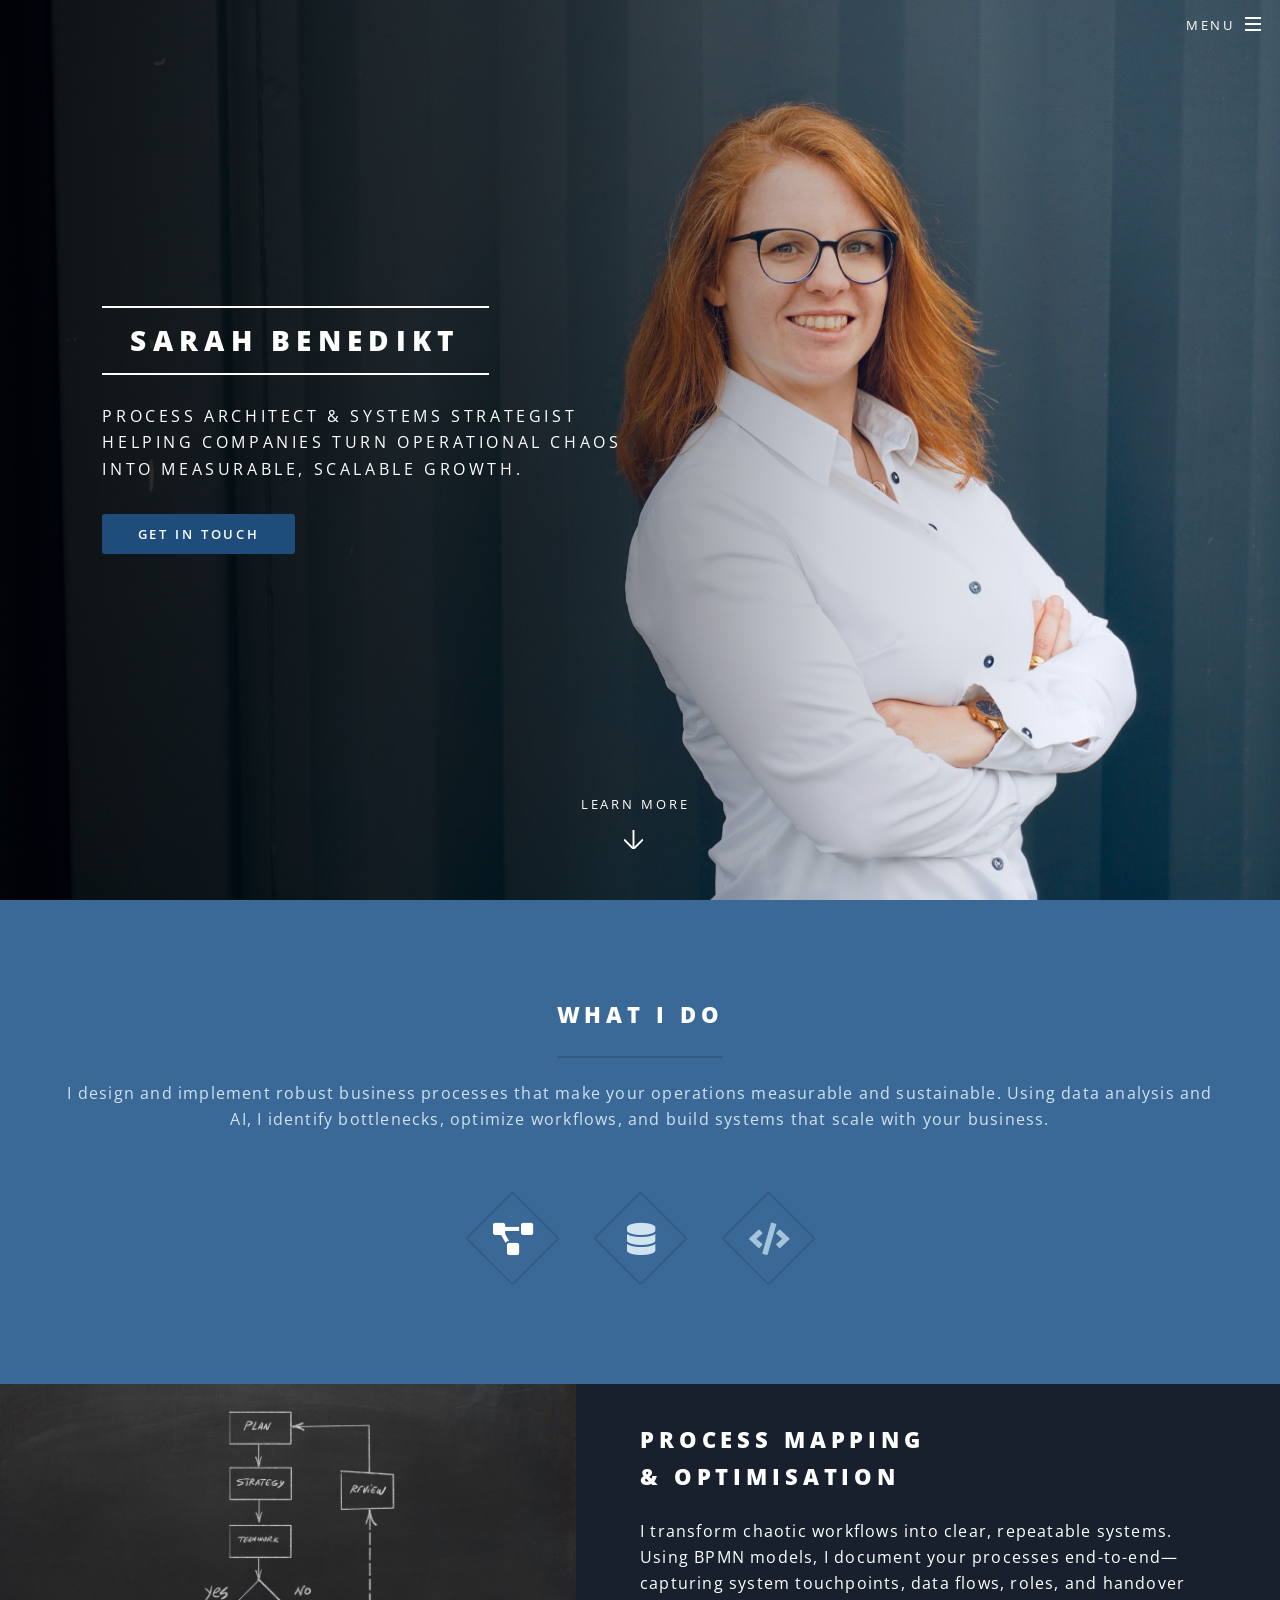
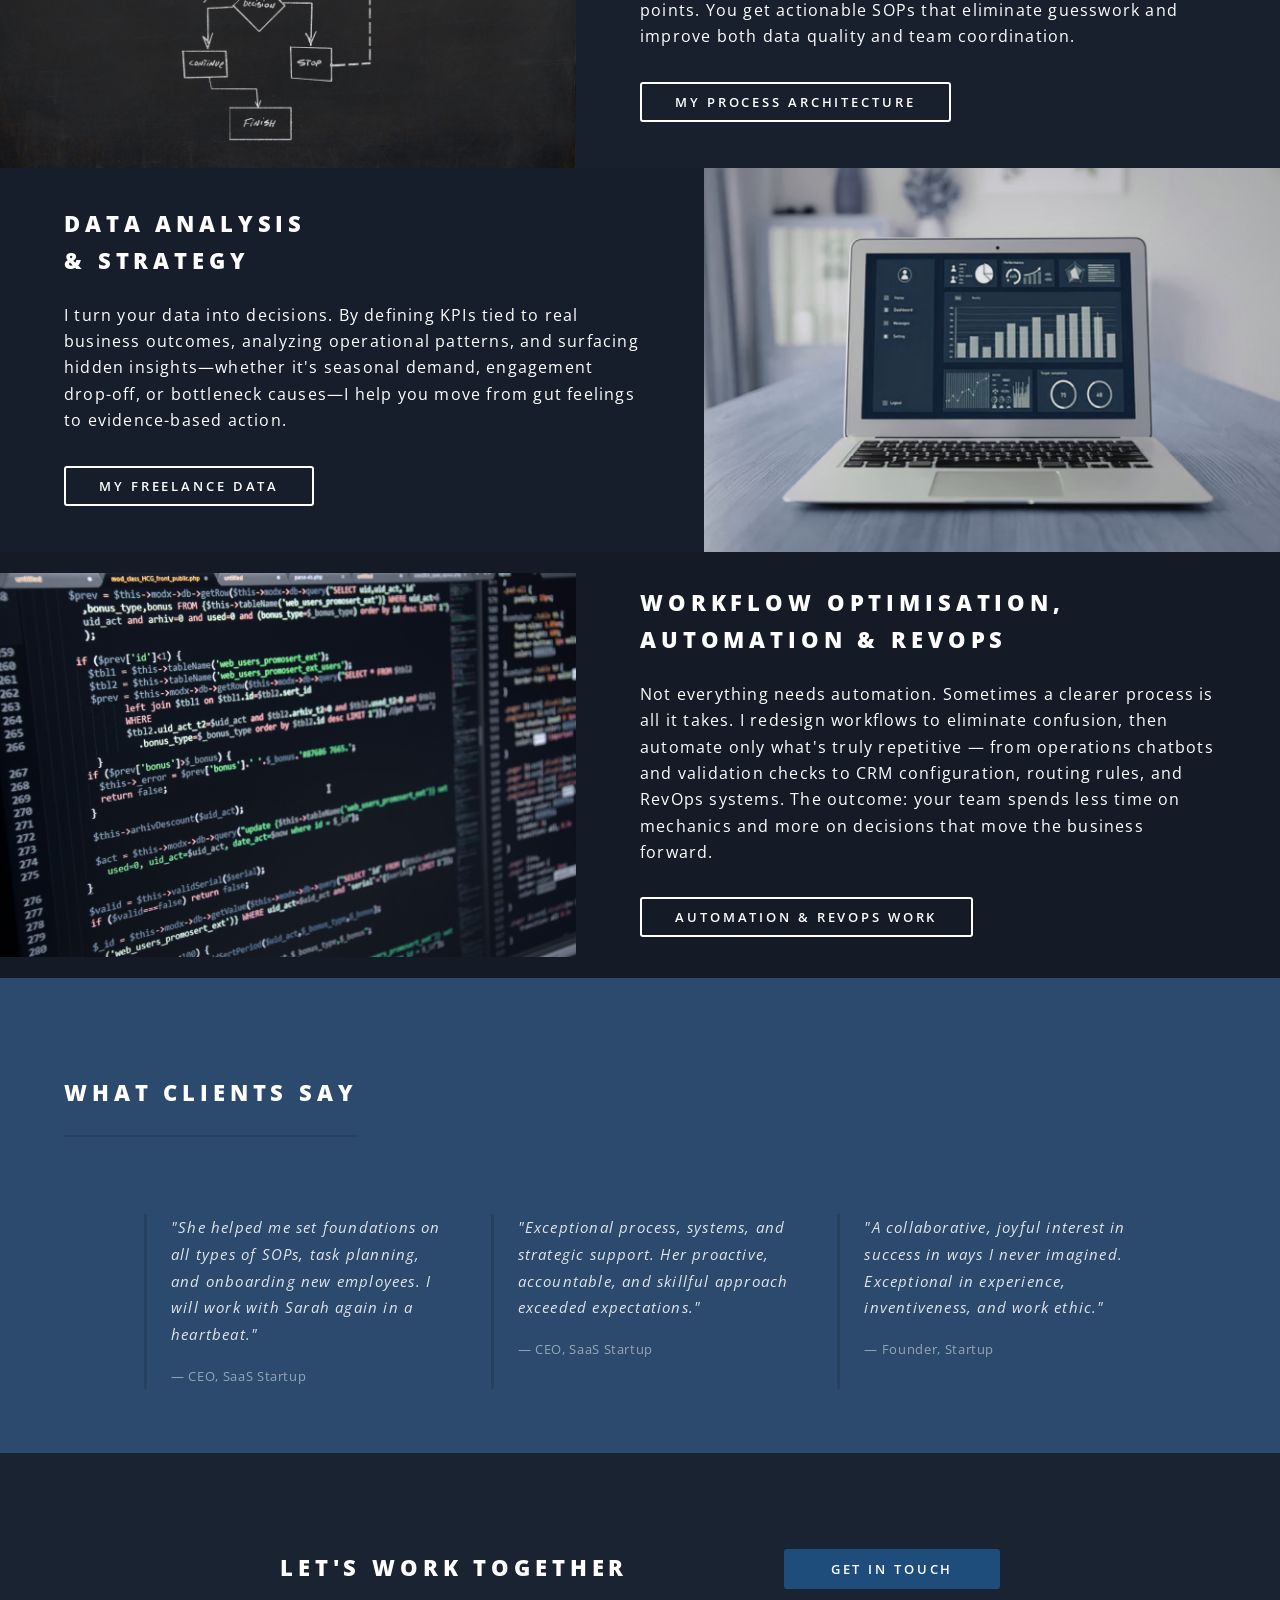
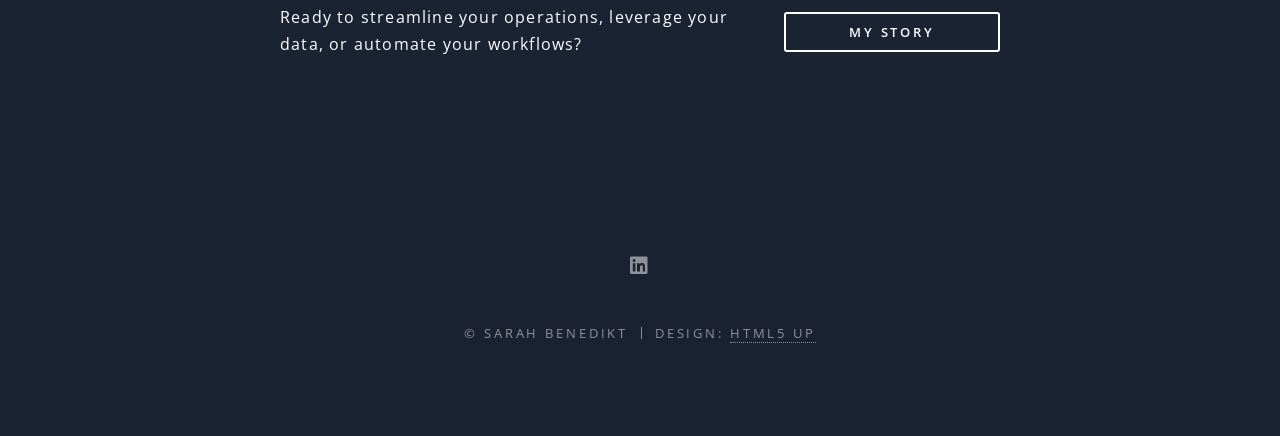
<file: index.html>
<!DOCTYPE HTML>
<html>
	<head>
		<title>Sarah Benedikt</title>
		<meta charset="utf-8" />
		<meta name="viewport" content="width=device-width, initial-scale=1, user-scalable=no" />
		<link rel="stylesheet" href="assets/css/main.css" />
		<noscript><link rel="stylesheet" href="assets/css/noscript.css" /></noscript>
		<style>
			.testimonials-strip {
				display: grid;
				grid-template-columns: repeat(3, 1fr);
				gap: 3em;
				max-width: 62em;
				margin: 0 auto;
			}
			.testimonials-strip blockquote {
				border: none;
				padding: 0;
				margin: 0;
				border-left: 3px solid rgba(255, 255, 255, 0.2);
				padding-left: 1.5em;
			}
			.testimonials-strip blockquote p {
				font-style: italic;
				font-size: 0.95em;
				line-height: 1.75;
				margin-bottom: 1em;
				color: rgba(255, 255, 255, 0.85);
			}
			.testimonials-strip blockquote footer {
				font-size: 0.82em;
				color: rgba(255, 255, 255, 0.5);
				font-style: normal;
				letter-spacing: 0.05em;
			}
			@media screen and (max-width: 980px) {
				.testimonials-strip {
					grid-template-columns: 1fr 1fr;
				}
			}
			@media screen and (max-width: 600px) {
				.testimonials-strip {
					grid-template-columns: 1fr;
				}
			}
		</style>
	</head>
	<body class="landing is-preload">

		<!-- Page Wrapper -->
			<div id="page-wrapper">

				<!-- Header -->
					<header id="header" class="alt">
						<h1><a href="index.html">Sarah Benedikt</a></h1>
						<nav id="nav">
							<ul>
								<li class="special">
									<a href="#menu" class="menuToggle"><span>Menu</span></a>
									<div id="menu">
										<ul>
											<li><a href="index.html">Home</a></li>
											<li><a href="story.html">My Story</a></li>
											<li><a href="freelance-data.html">Freelance Data</a></li>
											<li><a href="workflow-automation.html">Workflow Automation</a></li>
											<li><a href="process-mapping.html">Process Mapping</a></li>
										</ul>
									</div>
								</li>
							</ul>
						</nav>
					</header>

				<!-- Banner -->
					<section id="banner">
						<div class="inner">
							<h2>Sarah Benedikt</h2>
							<p>Process Architect & Systems Strategist<br />
								helping companies turn operational chaos<br />
								into measurable, scalable growth.</p>
							<ul class="actions special">
								<li><a href="mailto:benediktsarah@gmail.com" class="button primary">Get in Touch</a></li>
							</ul>
						</div>
						<a href="#one" class="more scrolly">Learn More</a>
					</section>

				<!-- One -->
					<section id="one" class="wrapper style1 special">
						<div class="inner">
							<header class="major">
								<h2>What I do</h2>
								<p>I design and implement robust business processes that make your operations 
									measurable and sustainable. Using data analysis and AI, I identify bottlenecks, 
									optimize workflows, and build systems that scale with your business.</p>
							</header>
							<ul class="icons major">
								<li><span class="icon solid fa-project-diagram major style1"><span class="label">Lorem</span></span></li>
								<li><span class="icon solid fa-database major style2"><span class="label">Ipsum</span></span></li>
								<li><span class="icon solid fa-code major style3"><span class="label">Dolor</span></span></li>
							</ul>
						</div>
					</section>

				<!-- Two -->
					<section id="two" class="wrapper alt style2">
						<section class="spotlight">
							<div class="image"><img src="images/process_diagram.png" alt="Process diagram flowchart" /></div><div class="content">
								<h2>Process Mapping<br />
								& Optimisation</h2>
								<p>I transform chaotic workflows into clear, 
									repeatable systems. Using BPMN models, I document your processes 
									end-to-end—capturing system touchpoints, 
									data flows, roles, and handover points. 
									You get actionable SOPs that eliminate guesswork and improve 
									both data quality and team coordination.</p>
								<ul class="actions">
									<li><a href="process-mapping.html" class="button small">My Process Architecture</a></li>
								</ul>
							</div>
						</section>
						<section class="spotlight">
							<div class="image"><img src="images/analytics_dashboard.png" alt="Analytics dashboard" /></div><div class="content">
								<h2>Data Analysis<br />
								& Strategy</h2>
								<p>I turn your data into decisions.
									By defining KPIs tied to real business outcomes,
									analyzing operational patterns, and surfacing hidden insights—whether
									it's seasonal demand, engagement drop-off,
									or bottleneck causes—I help you move from gut feelings to evidence-based action.</p>
								<ul class="actions">
									<li><a href="freelance-data.html" class="button small">My Freelance Data</a></li>
								</ul>
							</div>
						</section>
						<section class="spotlight">
							<div class="image"><img src="images/code_editor.png" alt="Code editor" /></div><div class="content">
								<h2>Workflow Optimisation,<br />
								Automation & RevOps</h2>
								<p>Not everything needs automation. Sometimes a clearer process is all it takes.
									I redesign workflows to eliminate confusion, then automate only what's truly repetitive —
									from operations chatbots and validation checks to CRM configuration, routing rules, and RevOps systems.
									The outcome: your team spends less time on mechanics and more on decisions that move the business forward.</p>
								<ul class="actions">
									<li><a href="workflow-automation.html" class="button small">Automation & RevOps Work</a></li>
								</ul>
							</div>
						</section>
					</section>

				<!-- Three -->
					<section id="three" class="wrapper style3">
						<div class="inner">
							<header class="major">
								<h2>What Clients Say</h2>
							</header>
							<div class="testimonials-strip">
								<blockquote>
									<p>"She helped me set foundations on all types of SOPs, task planning, and onboarding new employees. I will work with Sarah again in a heartbeat."</p>
									<footer>— CEO, SaaS Startup</footer>
								</blockquote>
								<blockquote>
									<p>"Exceptional process, systems, and strategic support. Her proactive, accountable, and skillful approach exceeded expectations."</p>
									<footer>— CEO, SaaS Startup</footer>
								</blockquote>
								<blockquote>
									<p>"A collaborative, joyful interest in success in ways I never imagined. Exceptional in experience, inventiveness, and work ethic."</p>
									<footer>— Founder, Startup</footer>
								</blockquote>
							</div>
						</div>
					</section>

				<!-- CTA -->
					<section id="cta" class="wrapper style4">
						<div class="inner">
							<header>
								<h2>Let's Work Together</h2>
								<p>Ready to streamline your operations, leverage your data, or automate your workflows?</p>
							</header>
							<ul class="actions stacked">
								<li><a href="mailto:benediktsarah@gmail.com" class="button fit primary">Get in Touch</a></li>
								<li><a href="story.html" class="button fit">My Story</a></li>
							</ul>
						</div>
					</section>

				<!-- Footer -->
					<footer id="footer">
						<ul class="icons">
							<li><a href="https://www.linkedin.com/in/sarah-benedikt-9b6950162/" class="icon brands fa-linkedin"><span class="label">LinkedIn</span></a></li>
						</ul>
						<ul class="copyright">
							<li>&copy; Sarah Benedikt</li><li>Design: <a href="http://html5up.net">HTML5 UP</a></li>
						</ul>
					</footer>

			</div>

		<!-- Scripts -->
			<script src="assets/js/jquery.min.js"></script>
			<script src="assets/js/jquery.scrollex.min.js"></script>
			<script src="assets/js/jquery.scrolly.min.js"></script>
			<script src="assets/js/browser.min.js"></script>
			<script src="assets/js/breakpoints.min.js"></script>
			<script src="assets/js/util.js"></script>
			<script src="assets/js/main.js"></script>

	</body>
</html>
</file>
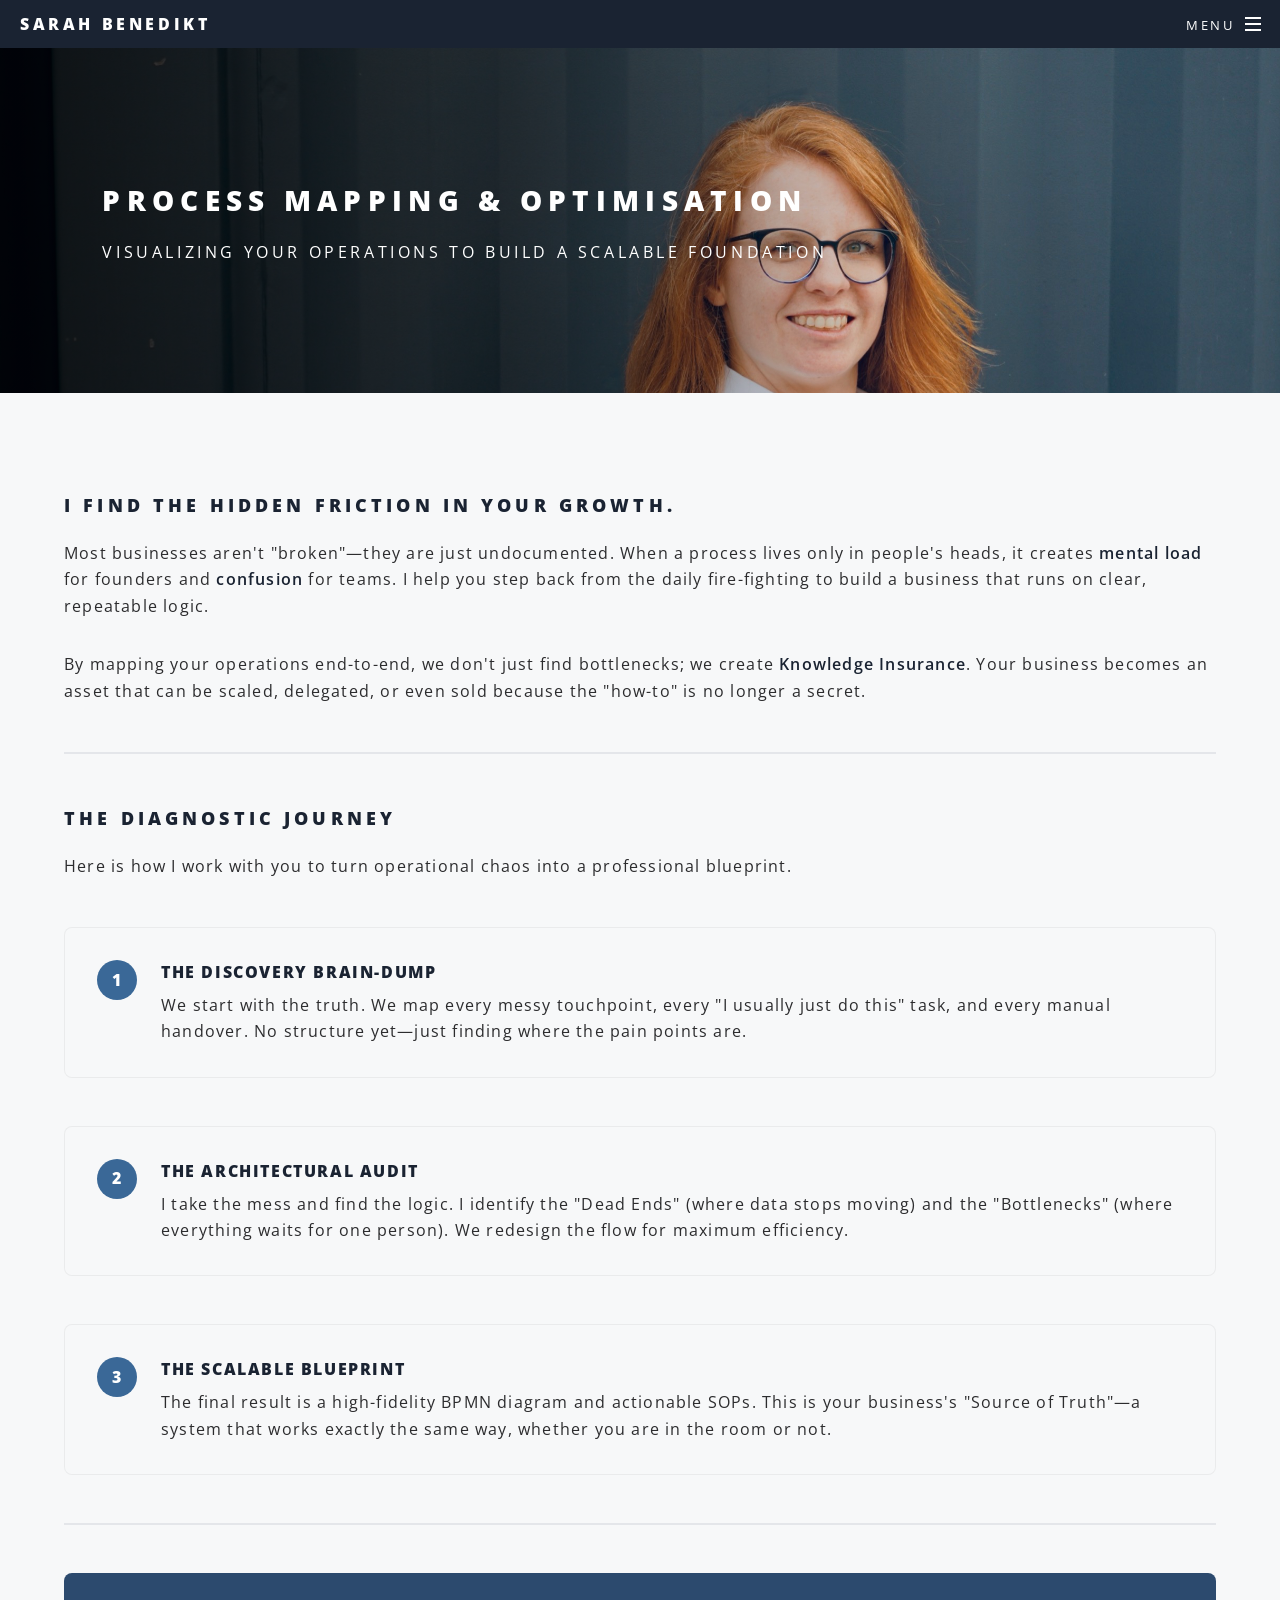
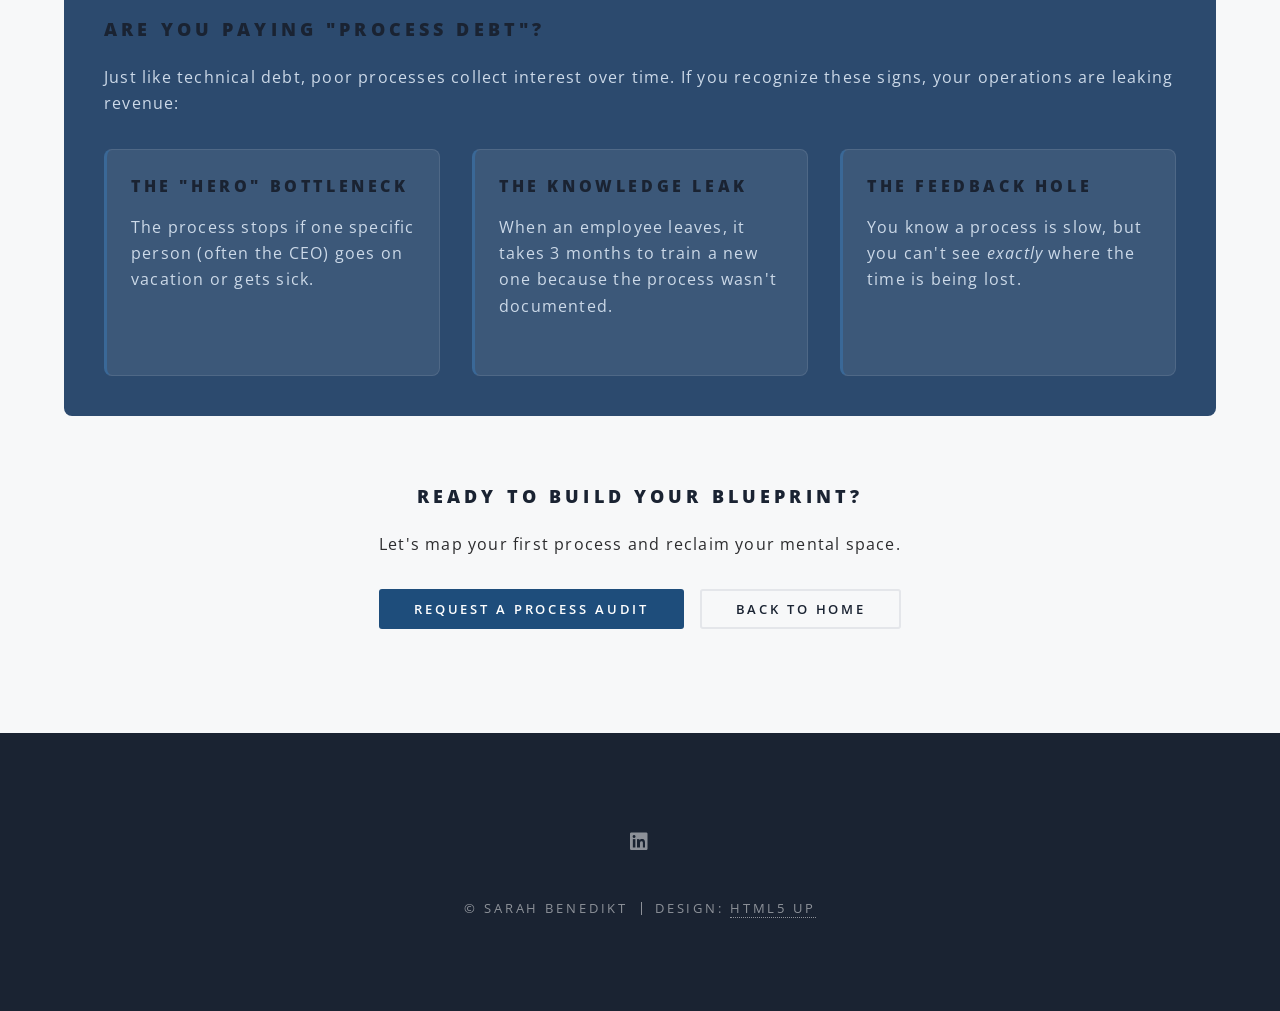
<file: process-mapping.html>
<!DOCTYPE HTML>
<html>
	<head>
		<title>Process Mapping & Optimisation - Sarah Benedikt</title>
		<meta charset="utf-8" />
		<meta name="viewport" content="width=device-width, initial-scale=1, user-scalable=no" />
		<link rel="stylesheet" href="assets/css/main.css" />
		<noscript><link rel="stylesheet" href="assets/css/noscript.css" /></noscript>
		<style>
			/* Custom styles for Process Mapping Page */
			.journey-container {
				margin: 3em 0;
			}
			.journey-step {
				display: flex;
				align-items: flex-start;
				margin-bottom: 3em;
				background: rgba(255, 255, 255, 0.05);
				padding: 2em;
				border-radius: 8px;
				border: 1px solid rgba(0, 0, 0, 0.05);
			}
			.step-number {
				background: #3a6897;
				color: #fff;
				width: 40px;
				height: 40px;
				border-radius: 50%;
				display: flex;
				align-items: center;
				justify-content: center;
				font-weight: 800;
				margin-right: 1.5em;
				flex-shrink: 0;
			}
			.step-content h4 {
				margin-bottom: 0.5em;
				color: #3a6897;
				text-transform: uppercase;
				letter-spacing: 0.1em;
			}
			.step-content p {
				margin-bottom: 0;
			}
			@media screen and (max-width: 736px) {
				.journey-step { flex-direction: column; }
				.step-number { margin-bottom: 1em; }
			}

			.process-debt-box {
				background: #2c4a6e;
				color: #ccd9e8;
				padding: 2.5em;
				border-radius: 8px;
				margin-top: 3em;
			}
			.process-debt-box h3 {
				color: #fff;
			}
			.process-debt-box h4 {
				color: #d0e3f0;
			}
			.debt-grid {
				display: grid;
				grid-template-columns: repeat(auto-fit, minmax(250px, 1fr));
				gap: 2em;
				margin-top: 2em;
			}
			.debt-item {
				background: rgba(255, 255, 255, 0.08);
				padding: 1.5em;
				border-radius: 8px;
				border: 1px solid rgba(255, 255, 255, 0.1);
				border-left: 3px solid #3a6897;
			}

			.blueprint-preview {
				background: #f4f4f4;
				padding: 2em;
				border-radius: 8px;
				border: 1px solid #ddd;
				margin: 2em 0;
				text-align: center;
			}
			.blueprint-placeholder {
				border: 2px dashed #ccc;
				padding: 4em 2em;
				color: #999;
				font-style: italic;
			}
		</style>
	</head>
	<body class="is-preload">

		<!-- Page Wrapper -->
			<div id="page-wrapper">

				<!-- Header -->
					<header id="header">
						<h1><a href="index.html">Sarah Benedikt</a></h1>
						<nav id="nav">
							<ul>
								<li class="special">
									<a href="#menu" class="menuToggle"><span>Menu</span></a>
									<div id="menu">
										<ul>
											<li><a href="index.html">Home</a></li>
											<li><a href="story.html">My Story</a></li>
											<li><a href="freelance-data.html">Freelance Data</a></li>
											<li><a href="workflow-automation.html">Workflow Automation</a></li>
											<li><a href="process-mapping.html">Process Mapping</a></li>
										</ul>
									</div>
								</li>
							</ul>
						</nav>
					</header>

				<!-- Main -->
					<article id="main">
						<header>
							<h2>Process Mapping & Optimisation</h2>
							<p>Visualizing your operations to build a scalable foundation</p>
						</header>
						<section class="wrapper style5">
							<div class="inner">

								<section>
									<h3>I find the hidden friction in your growth.</h3>
									<p>Most businesses aren't "broken"—they are just undocumented. When a process lives only in people's heads, it creates <strong>mental load</strong> for founders and <strong>confusion</strong> for teams. I help you step back from the daily fire-fighting to build a business that runs on clear, repeatable logic.</p>
									<p>By mapping your operations end-to-end, we don't just find bottlenecks; we create <strong>Knowledge Insurance</strong>. Your business becomes an asset that can be scaled, delegated, or even sold because the "how-to" is no longer a secret.</p>
									
									<hr />

									<h3>The Diagnostic Journey</h3>
									<p>Here is how I work with you to turn operational chaos into a professional blueprint.</p>

									<div class="journey-container">
										<div class="journey-step">
											<div class="step-number">1</div>
											<div class="step-content">
												<h4>The Discovery Brain-Dump</h4>
												<p>We start with the truth. We map every messy touchpoint, every "I usually just do this" task, and every manual handover. No structure yet—just finding where the pain points are.</p>
											</div>
										</div>

										<div class="journey-step">
											<div class="step-number">2</div>
											<div class="step-content">
												<h4>The Architectural Audit</h4>
												<p>I take the mess and find the logic. I identify the "Dead Ends" (where data stops moving) and the "Bottlenecks" (where everything waits for one person). We redesign the flow for maximum efficiency.</p>
											</div>
										</div>

										<div class="journey-step">
											<div class="step-number">3</div>
											<div class="step-content">
												<h4>The Scalable Blueprint</h4>
												<p>The final result is a high-fidelity BPMN diagram and actionable SOPs. This is your business's "Source of Truth"—a system that works exactly the same way, whether you are in the room or not.</p>
											</div>
										</div>
									</div>

									<hr />

									<div class="process-debt-box">
										<h3>Are you paying "Process Debt"?</h3>
										<p>Just like technical debt, poor processes collect interest over time. If you recognize these signs, your operations are leaking revenue:</p>
										
										<div class="debt-grid">
											<div class="debt-item">
												<h4>The "Hero" Bottleneck</h4>
												<p>The process stops if one specific person (often the CEO) goes on vacation or gets sick.</p>
											</div>
											<div class="debt-item">
												<h4>The Knowledge Leak</h4>
												<p>When an employee leaves, it takes 3 months to train a new one because the process wasn't documented.</p>
											</div>
											<div class="debt-item">
												<h4>The Feedback Hole</h4>
												<p>You know a process is slow, but you can't see <em>exactly</em> where the time is being lost.</p>
											</div>
										</div>
									</div>

								</section>

								<section style="text-align: center; margin-top: 4em;">
									<h3>Ready to build your blueprint?</h3>
									<p>Let's map your first process and reclaim your mental space.</p>
									<ul class="actions special">
										<li><a href="mailto:benediktsarah@gmail.com" class="button primary">Request a Process Audit</a></li>
										<li><a href="index.html" class="button">Back to Home</a></li>
									</ul>
								</section>

							</div>
						</section>
					</article>

				<!-- Footer -->
					<footer id="footer">
						<ul class="icons">
							<li><a href="https://www.linkedin.com/in/sarah-benedikt-9b6950162/" class="icon brands fa-linkedin"><span class="label">LinkedIn</span></a></li>
						</ul>
						<ul class="copyright">
							<li>&copy; Sarah Benedikt</li><li>Design: <a href="http://html5up.net">HTML5 UP</a></li>
						</ul>
					</footer>

			</div>

		<!-- Scripts -->
			<script src="assets/js/jquery.min.js"></script>
			<script src="assets/js/jquery.scrollex.min.js"></script>
			<script src="assets/js/jquery.scrolly.min.js"></script>
			<script src="assets/js/browser.min.js"></script>
			<script src="assets/js/breakpoints.min.js"></script>
			<script src="assets/js/util.js"></script>
			<script src="assets/js/main.js"></script>

	</body>
</html>
</file>
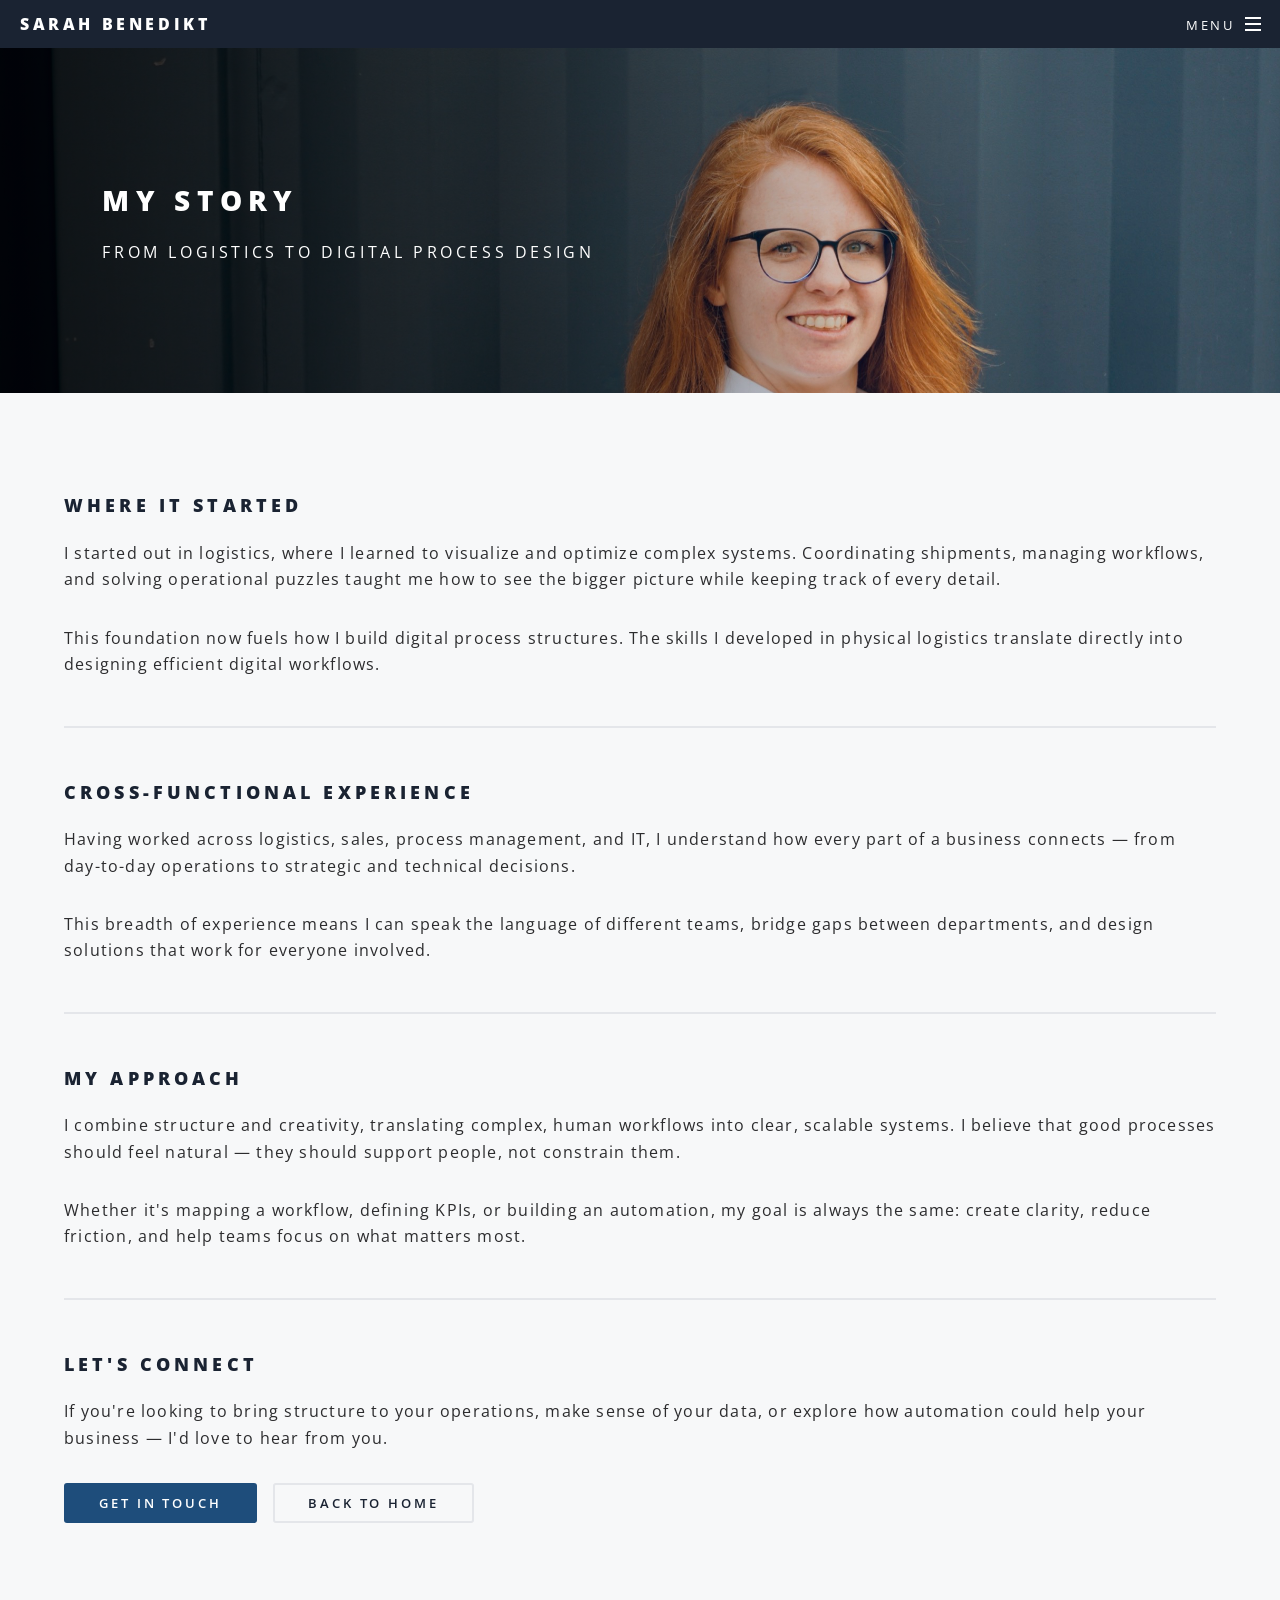
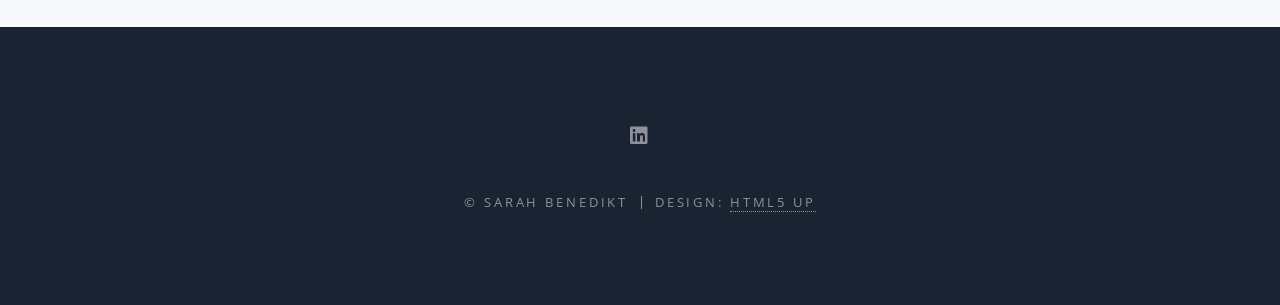
<file: story.html>
<!DOCTYPE HTML>
<!--
	Spectral by HTML5 UP
	html5up.net | @ajlkn
	Free for personal and commercial use under the CCA 3.0 license (html5up.net/license)
-->
<html>
	<head>
		<title>My Story - Sarah Benedikt</title>
		<meta charset="utf-8" />
		<meta name="viewport" content="width=device-width, initial-scale=1, user-scalable=no" />
		<link rel="stylesheet" href="assets/css/main.css" />
		<noscript><link rel="stylesheet" href="assets/css/noscript.css" /></noscript>
	</head>
	<body class="is-preload">

		<!-- Page Wrapper -->
			<div id="page-wrapper">

				<!-- Header -->
					<header id="header">
						<h1><a href="index.html">Sarah Benedikt</a></h1>
						<nav id="nav">
							<ul>
								<li class="special">
									<a href="#menu" class="menuToggle"><span>Menu</span></a>
									<div id="menu">
										<ul>
											<li><a href="index.html">Home</a></li>
											<li><a href="story.html">My Story</a></li>
											<li><a href="freelance-data.html">Freelance Data</a></li>
											<li><a href="workflow-automation.html">Workflow Automation</a></li>
											<li><a href="process-mapping.html">Process Mapping</a></li>
										</ul>
									</div>
								</li>
							</ul>
						</nav>
					</header>

				<!-- Main -->
					<article id="main">
						<header>
							<h2>My Story</h2>
							<p>From logistics to digital process design</p>
						</header>
						<section class="wrapper style5">
							<div class="inner">

								<h3>Where It Started</h3>
								<p>I started out in logistics, where I learned to visualize and optimize complex systems. Coordinating shipments, managing workflows, and solving operational puzzles taught me how to see the bigger picture while keeping track of every detail.</p>

								<p>This foundation now fuels how I build digital process structures. The skills I developed in physical logistics translate directly into designing efficient digital workflows.</p>

								<hr />

								<h3>Cross-Functional Experience</h3>
								<p>Having worked across logistics, sales, process management, and IT, I understand how every part of a business connects — from day-to-day operations to strategic and technical decisions.</p>

								<p>This breadth of experience means I can speak the language of different teams, bridge gaps between departments, and design solutions that work for everyone involved.</p>

								<hr />

								<h3>My Approach</h3>
								<p>I combine structure and creativity, translating complex, human workflows into clear, scalable systems. I believe that good processes should feel natural — they should support people, not constrain them.</p>

								<p>Whether it's mapping a workflow, defining KPIs, or building an automation, my goal is always the same: create clarity, reduce friction, and help teams focus on what matters most.</p>

								<hr />

								<h3>Let's Connect</h3>
								<p>If you're looking to bring structure to your operations, make sense of your data, or explore how automation could help your business — I'd love to hear from you.</p>

								<ul class="actions">
									<li><a href="mailto:benediktsarah@gmail.com" class="button primary">Get in Touch</a></li>
									<li><a href="index.html" class="button">Back to Home</a></li>
								</ul>

							</div>
						</section>
					</article>

				<!-- Footer -->
					<footer id="footer">
						<ul class="icons">
							<li><a href="https://www.linkedin.com/in/sarah-benedikt-9b6950162/" class="icon brands fa-linkedin"><span class="label">LinkedIn</span></a></li>
						</ul>
						<ul class="copyright">
							<li>&copy; Sarah Benedikt</li><li>Design: <a href="http://html5up.net">HTML5 UP</a></li>
						</ul>
					</footer>

			</div>

		<!-- Scripts -->
			<script src="assets/js/jquery.min.js"></script>
			<script src="assets/js/jquery.scrollex.min.js"></script>
			<script src="assets/js/jquery.scrolly.min.js"></script>
			<script src="assets/js/browser.min.js"></script>
			<script src="assets/js/breakpoints.min.js"></script>
			<script src="assets/js/util.js"></script>
			<script src="assets/js/main.js"></script>

	</body>
</html>
</file>
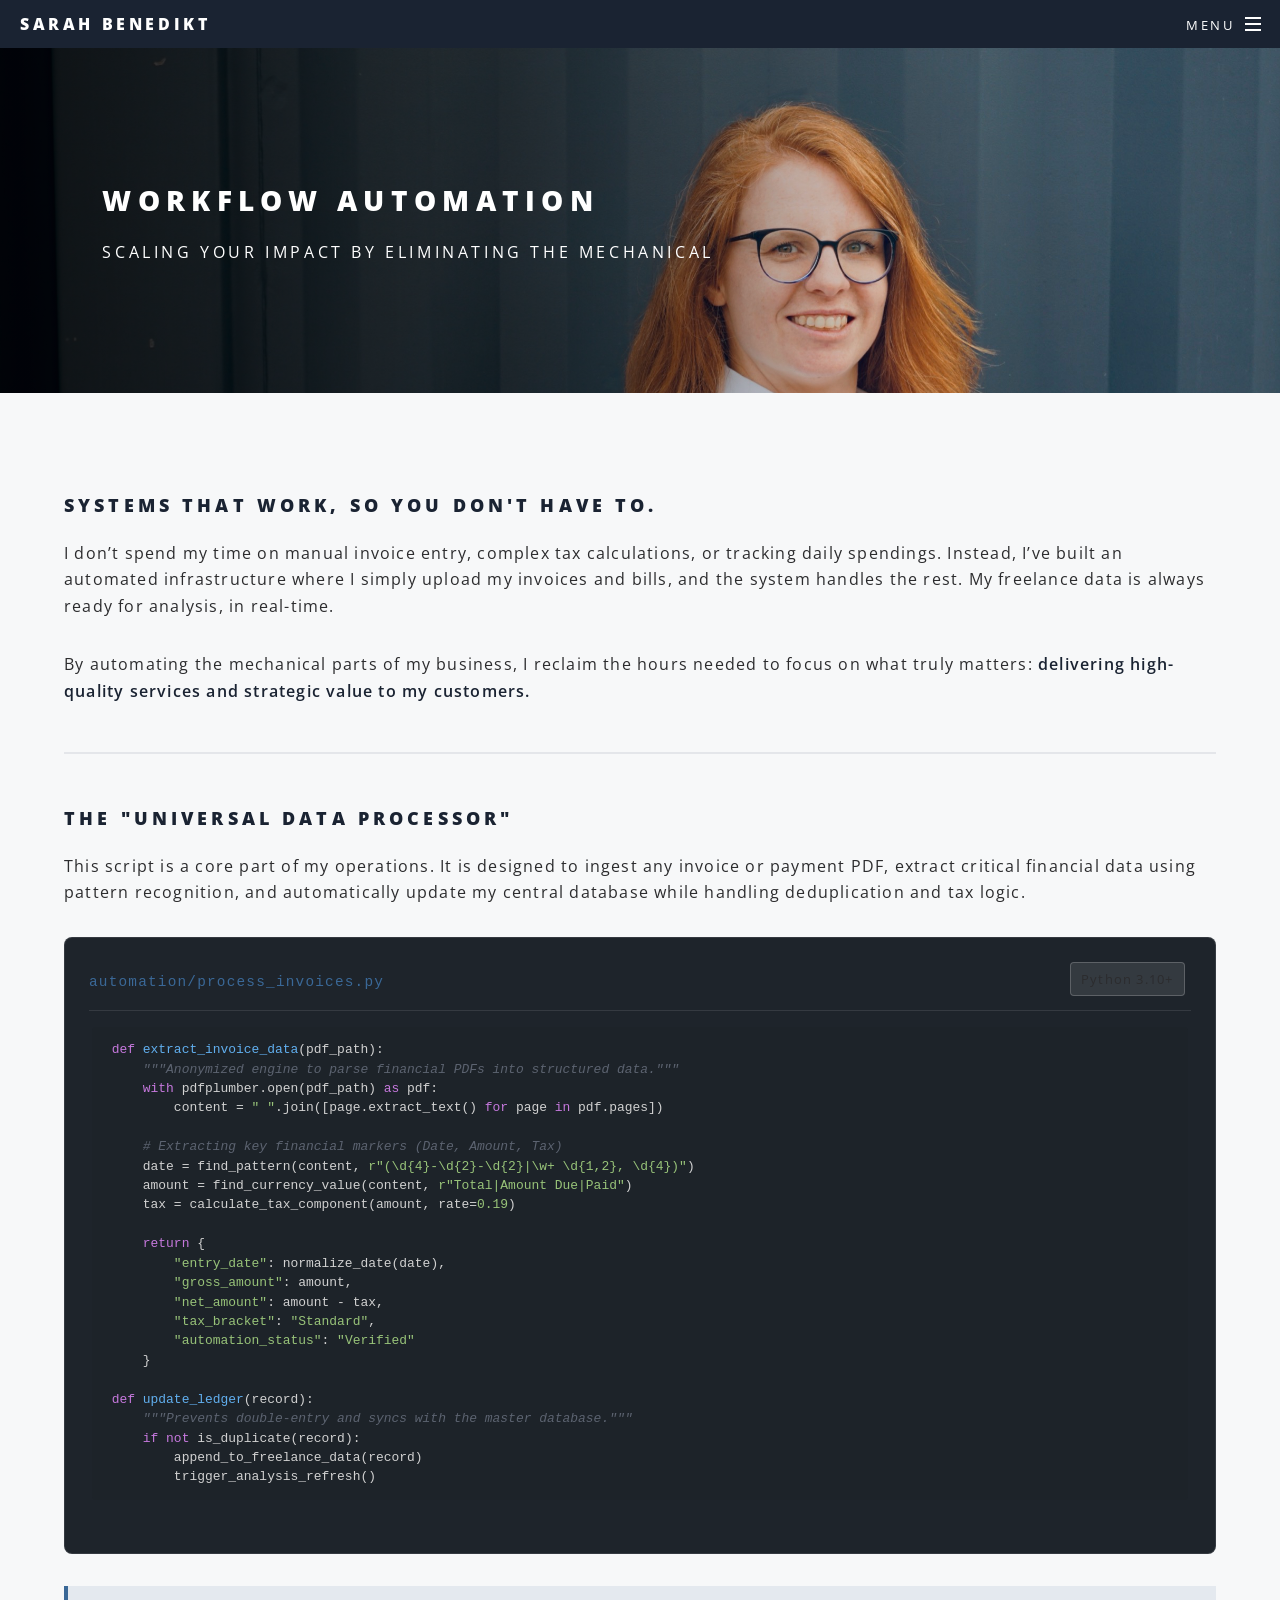
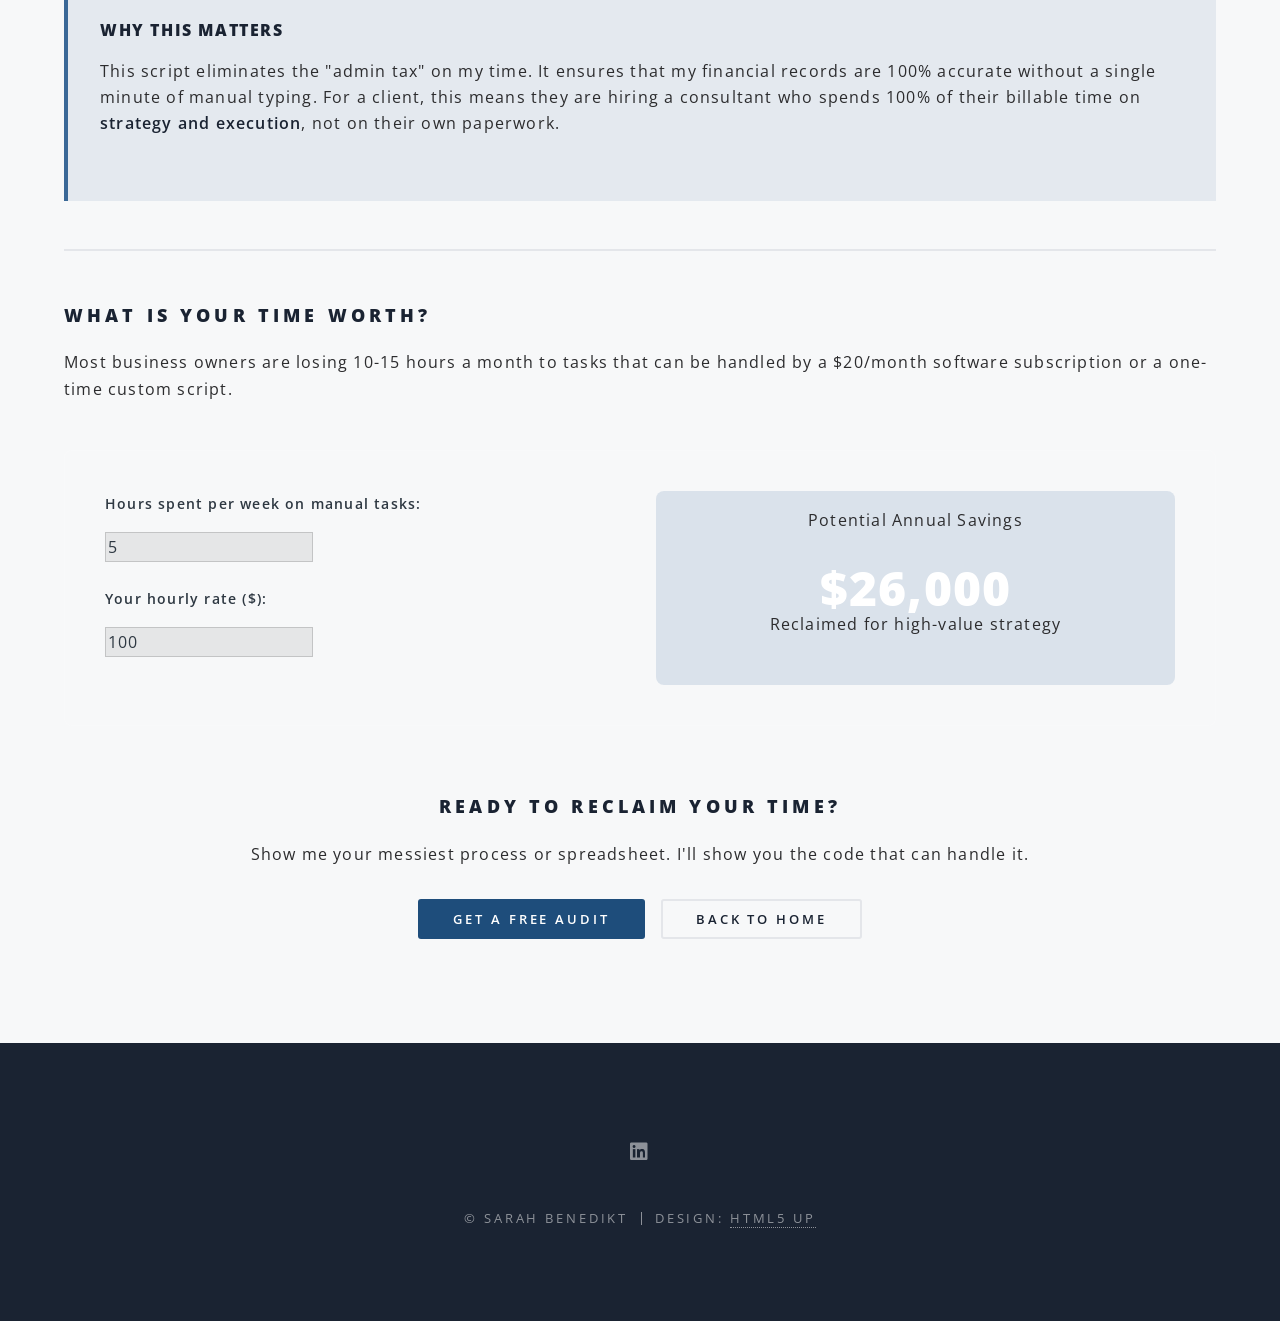
<file: workflow-automation.html>
<!DOCTYPE HTML>
<html>
	<head>
		<title>Workflow Automation - Sarah Benedikt</title>
		<meta charset="utf-8" />
		<meta name="viewport" content="width=device-width, initial-scale=1, user-scalable=no" />
		<link rel="stylesheet" href="assets/css/main.css" />
		<noscript><link rel="stylesheet" href="assets/css/noscript.css" /></noscript>
		<style>
			/* Custom styles for Automation Page */
			.code-container {
				background: #1e242b;
				border-radius: 8px;
				padding: 1.5em;
				margin: 2em 0;
				border: 1px solid rgba(255, 255, 255, 0.1);
				overflow-x: auto;
				position: relative;
			}
			.code-header {
				display: flex;
				justify-content: space-between;
				align-items: center;
				margin-bottom: 1em;
				border-bottom: 1px solid rgba(255, 255, 255, 0.1);
				padding-bottom: 0.5em;
			}
			.code-header .filename {
				font-family: monospace;
				font-size: 0.9em;
				color: #3a6897;
			}
			pre code {
				font-family: "Courier New", Courier, monospace;
				font-size: 0.9em;
				color: #d1d1d1;
				line-height: 1.5;
			}
			.keyword { color: #c678dd; }
			.function { color: #61afef; }
			.string { color: #98c379; }
			.comment { color: #5c6370; font-style: italic; }

			.impact-box {
				background: rgba(58, 104, 151, 0.1);
				border-left: 4px solid #3a6897;
				padding: 2em;
				margin: 2em 0;
			}
			.impact-box h4 {
				margin-bottom: 1em;
				color: #3a6897;
				text-transform: uppercase;
				letter-spacing: 0.1em;
			}

			.roi-calculator {
				background: rgba(255, 255, 255, 0.05);
				padding: 2.5em;
				border-radius: 8px;
				border: 1px solid rgba(255, 255, 255, 0.1);
				margin-top: 3em;
			}
			.roi-grid {
				display: grid;
				grid-template-columns: 1fr 1fr;
				gap: 2em;
			}
			@media screen and (max-width: 736px) {
				.roi-grid { grid-template-columns: 1fr; }
			}
			.roi-result {
				text-align: center;
				display: flex;
				flex-direction: column;
				justify-content: center;
				background: rgba(58, 104, 151, 0.15);
				border-radius: 8px;
				padding: 1em;
			}
			.roi-result .amount {
				font-size: 3em;
				font-weight: 800;
				color: #fff;
				margin: 0.2em 0;
			}
			
			.tag {
				display: inline-block;
				background: rgba(255,255,255,0.1);
				padding: 0.2em 0.8em;
				border-radius: 4px;
				font-size: 0.8em;
				margin-right: 0.5em;
				margin-bottom: 0.5em;
				border: 1px solid rgba(255,255,255,0.2);
			}
			
			/* Fix for number inputs in style5 */
			input[type="number"] {
				background-color: rgba(0, 0, 0, 0.075) !important;
				color: #2E3842 !important;
				border: solid 1px rgba(0, 0, 0, 0.15) !important;
			}
			.wrapper.style5 label {
				color: #2E3842;
			}
		</style>
	</head>
	<body class="is-preload">

		<!-- Page Wrapper -->
			<div id="page-wrapper">

				<!-- Header -->
					<header id="header">
						<h1><a href="index.html">Sarah Benedikt</a></h1>
						<nav id="nav">
							<ul>
								<li class="special">
									<a href="#menu" class="menuToggle"><span>Menu</span></a>
									<div id="menu">
										<ul>
											<li><a href="index.html">Home</a></li>
											<li><a href="story.html">My Story</a></li>
											<li><a href="freelance-data.html">Freelance Data</a></li>
											<li><a href="workflow-automation.html">Workflow Automation</a></li>
											<li><a href="process-mapping.html">Process Mapping</a></li>
										</ul>
									</div>
								</li>
							</ul>
						</nav>
					</header>

				<!-- Main -->
					<article id="main">
						<header>
							<h2>Workflow Automation</h2>
							<p>Scaling your impact by eliminating the mechanical</p>
						</header>
						<section class="wrapper style5">
							<div class="inner">

								<section>
									<h3>Systems that work, so you don't have to.</h3>
									<p>I don’t spend my time on manual invoice entry, complex tax calculations, or tracking daily spendings. Instead, I’ve built an automated infrastructure where I simply upload my invoices and bills, and the system handles the rest. My freelance data is always ready for analysis, in real-time.</p>
									<p>By automating the mechanical parts of my business, I reclaim the hours needed to focus on what truly matters: <strong>delivering high-quality services and strategic value to my customers.</strong></p>
									
									<hr />

									<h3>The "Universal Data Processor"</h3>
									<p>This script is a core part of my operations. It is designed to ingest any invoice or payment PDF, extract critical financial data using pattern recognition, and automatically update my central database while handling deduplication and tax logic.</p>

									<div class="code-container">
										<div class="code-header">
											<span class="filename">automation/process_invoices.py</span>
											<span class="tag">Python 3.10+</span>
										</div>
<pre><code><span class="keyword">def</span> <span class="function">extract_invoice_data</span>(pdf_path):
    <span class="comment">"""Anonymized engine to parse financial PDFs into structured data."""</span>
    <span class="keyword">with</span> pdfplumber.open(pdf_path) <span class="keyword">as</span> pdf:
        content = <span class="string">" "</span>.join([page.extract_text() <span class="keyword">for</span> page <span class="keyword">in</span> pdf.pages])

    <span class="comment"># Extracting key financial markers (Date, Amount, Tax)</span>
    date = find_pattern(content, <span class="string">r"(\d{4}-\d{2}-\d{2}|\w+ \d{1,2}, \d{4})"</span>)
    amount = find_currency_value(content, <span class="string">r"Total|Amount Due|Paid"</span>)
    tax = calculate_tax_component(amount, rate=<span class="string">0.19</span>)

    <span class="keyword">return</span> {
        <span class="string">"entry_date"</span>: normalize_date(date),
        <span class="string">"gross_amount"</span>: amount,
        <span class="string">"net_amount"</span>: amount - tax,
        <span class="string">"tax_bracket"</span>: <span class="string">"Standard"</span>,
        <span class="string">"automation_status"</span>: <span class="string">"Verified"</span>
    }

<span class="keyword">def</span> <span class="function">update_ledger</span>(record):
    <span class="comment">"""Prevents double-entry and syncs with the master database."""</span>
    <span class="keyword">if</span> <span class="keyword">not</span> is_duplicate(record):
        append_to_freelance_data(record)
        trigger_analysis_refresh()</code></pre>
									</div>

									<div class="impact-box">
										<h4>Why This Matters</h4>
										<p>This script eliminates the "admin tax" on my time. It ensures that my financial records are 100% accurate without a single minute of manual typing. For a client, this means they are hiring a consultant who spends 100% of their billable time on <strong>strategy and execution</strong>, not on their own paperwork.</p>
									</div>

									<hr />

									<h3>What is your time worth?</h3>
									<p>Most business owners are losing 10-15 hours a month to tasks that can be handled by a $20/month software subscription or a one-time custom script.</p>

									<div class="roi-calculator">
										<div class="roi-grid">
											<div class="roi-inputs">
												<div class="row gtr-uniform">
													<div class="col-12">
														<label for="hours">Hours spent per week on manual tasks:</label>
														<input type="number" id="hours" value="5" oninput="calculateROI()">
													</div>
													<div class="col-12">
														<label for="rate">Your hourly rate ($):</label>
														<input type="number" id="rate" value="100" oninput="calculateROI()">
													</div>
												</div>
											</div>
											<div class="roi-result">
												<p>Potential Annual Savings</p>
												<span class="amount" id="roi-amount">$26,000</span>
												<p>Reclaimed for high-value strategy</p>
											</div>
										</div>
									</div>

									<script>
										function calculateROI() {
											const hours = document.getElementById('hours').value || 0;
											const rate = document.getElementById('rate').value || 0;
											const annualSavings = hours * rate * 52;
											document.getElementById('roi-amount').innerText = '$' + annualSavings.toLocaleString();
										}
									</script>

								</section>

								<section style="text-align: center; margin-top: 4em;">
									<h3>Ready to reclaim your time?</h3>
									<p>Show me your messiest process or spreadsheet. I'll show you the code that can handle it.</p>
									<ul class="actions special">
										<li><a href="mailto:benediktsarah@gmail.com" class="button primary">Get a Free Audit</a></li>
										<li><a href="index.html" class="button">Back to Home</a></li>
									</ul>
								</section>

							</div>
						</section>
					</article>

				<!-- Footer -->
					<footer id="footer">
						<ul class="icons">
							<li><a href="https://www.linkedin.com/in/sarah-benedikt-9b6950162/" class="icon brands fa-linkedin"><span class="label">LinkedIn</span></a></li>
						</ul>
						<ul class="copyright">
							<li>&copy; Sarah Benedikt</li><li>Design: <a href="http://html5up.net">HTML5 UP</a></li>
						</ul>
					</footer>

			</div>

		<!-- Scripts -->
			<script src="assets/js/jquery.min.js"></script>
			<script src="assets/js/jquery.scrollex.min.js"></script>
			<script src="assets/js/jquery.scrolly.min.js"></script>
			<script src="assets/js/browser.min.js"></script>
			<script src="assets/js/breakpoints.min.js"></script>
			<script src="assets/js/util.js"></script>
			<script src="assets/js/main.js"></script>

	</body>
</html>
</file>
<file: assets/css/noscript.css>
/* Banner */

	body.is-preload #banner h2 {
		-moz-transform: none;
		-webkit-transform: none;
		-ms-transform: none;
		transform: none;
		opacity: 1;
	}

		body.is-preload #banner h2:before, body.is-preload #banner h2:after {
			width: 100%;
		}

	body.is-preload #banner .more {
		-moz-transform: none;
		-webkit-transform: none;
		-ms-transform: none;
		transform: none;
		opacity: 1;
	}

	body.is-preload #banner:after {
		opacity: 0;
	}
</file>
<file: assets/css/main.css>
@import url(fontawesome-all.min.css);
@import url("https://fonts.googleapis.com/css?family=Open+Sans:400,400italic,600,600italic,800,800italic");

html, body, div, span, applet, object,
iframe, h1, h2, h3, h4, h5, h6, p, blockquote,
pre, a, abbr, acronym, address, big, cite,
code, del, dfn, em, img, ins, kbd, q, s, samp,
small, strike, strong, sub, sup, tt, var, b,
u, i, center, dl, dt, dd, ol, ul, li, fieldset,
form, label, legend, table, caption, tbody,
tfoot, thead, tr, th, td, article, aside,
canvas, details, embed, figure, figcaption,
footer, header, hgroup, menu, nav, output, ruby,
section, summary, time, mark, audio, video {
	margin: 0;
	padding: 0;
	border: 0;
	font-size: 100%;
	font: inherit;
	vertical-align: baseline;}

article, aside, details, figcaption, figure,
footer, header, hgroup, menu, nav, section {
	display: block;}

body {
	line-height: 1;
}

ol, ul {
	list-style: none;
}

blockquote, q {
	quotes: none;
}

	blockquote:before, blockquote:after, q:before, q:after {
		content: '';
		content: none;
	}

table {
	border-collapse: collapse;
	border-spacing: 0;
}

body {
	-webkit-text-size-adjust: none;
}

mark {
	background-color: transparent;
	color: inherit;
}

input::-moz-focus-inner {
	border: 0;
	padding: 0;
}

input, select, textarea {
	-moz-appearance: none;
	-webkit-appearance: none;
	-ms-appearance: none;
	appearance: none;
}

/* Basic */

	@-ms-viewport {
		width: device-width;
	}

	html {
		box-sizing: border-box;
	}

	*, *:before, *:after {
		box-sizing: inherit;
	}

	body {
		background: #1a2332;
	}

		body.is-preload *, body.is-preload *:before, body.is-preload *:after {
			-moz-animation: none !important;
			-webkit-animation: none !important;
			-ms-animation: none !important;
			animation: none !important;
			-moz-transition: none !important;
			-webkit-transition: none !important;
			-ms-transition: none !important;
			transition: none !important;
		}

	body, input, select, textarea {
		color: #fff;
		font-family: "Open Sans", Helvetica, sans-serif;
		font-size: 15pt;
		font-weight: 400;
		letter-spacing: 0.075em;
		line-height: 1.65em;
	}

		@media screen and (max-width: 1680px) {

			body, input, select, textarea {
				font-size: 13pt;
			}

		}

		@media screen and (max-width: 1280px) {

			body, input, select, textarea {
				font-size: 12pt;
			}

		}

		@media screen and (max-width: 736px) {

			body, input, select, textarea {
				font-size: 11pt;
				letter-spacing: 0.0375em;
			}

		}

	a {
		-moz-transition: color 0.2s ease, border-bottom-color 0.2s ease;
		-webkit-transition: color 0.2s ease, border-bottom-color 0.2s ease;
		-ms-transition: color 0.2s ease, border-bottom-color 0.2s ease;
		transition: color 0.2s ease, border-bottom-color 0.2s ease;
		border-bottom: dotted 1px;
		color: inherit;
		text-decoration: none;
	}

		a:hover {
			border-bottom-color: transparent;
		}

	strong, b {
		color: #fff;
		font-weight: 600;
	}

	em, i {
		font-style: italic;
	}

	p {
		margin: 0 0 2em 0;
	}

	h1, h2, h3, h4, h5, h6 {
		color: #fff;
		font-weight: 800;
		letter-spacing: 0.225em;
		line-height: 1em;
		margin: 0 0 1em 0;
		text-transform: uppercase;
	}

		h1 a, h2 a, h3 a, h4 a, h5 a, h6 a {
			color: inherit;
			text-decoration: none;
		}

	h2 {
		font-size: 1.35em;
		line-height: 1.75em;
	}

		@media screen and (max-width: 736px) {

			h2 {
				font-size: 1.1em;
				line-height: 1.65em;
			}

		}

	h3 {
		font-size: 1.15em;
		line-height: 1.75em;
	}

		@media screen and (max-width: 736px) {

			h3 {
				font-size: 1em;
				line-height: 1.65em;
			}

		}

	h4 {
		font-size: 1em;
		line-height: 1.5em;
	}

	h5 {
		font-size: 0.8em;
		line-height: 1.5em;
	}

	h6 {
		font-size: 0.7em;
		line-height: 1.5em;
	}

	sub {
		font-size: 0.8em;
		position: relative;
		top: 0.5em;
	}

	sup {
		font-size: 0.8em;
		position: relative;
		top: -0.5em;
	}

	hr {
		border: 0;
		border-bottom: solid 2px #fff;
		margin: 3em 0;
	}

		hr.major {
			margin: 4.5em 0;
		}

	blockquote {
		border-left: solid 4px #fff;
		font-style: italic;
		margin: 0 0 2em 0;
		padding: 0.5em 0 0.5em 2em;
	}

	code {
		background: rgba(144, 144, 144, 0.25);
		border-radius: 3px;
		font-family: "Courier New", monospace;
		font-size: 0.9em;
		letter-spacing: 0;
		margin: 0 0.25em;
		padding: 0.25em 0.65em;
	}

	pre {
		-webkit-overflow-scrolling: touch;
		font-family: "Courier New", monospace;
		font-size: 0.9em;
		margin: 0 0 2em 0;
	}

		pre code {
			display: block;
			line-height: 1.75em;
			padding: 1em 1.5em;
			overflow-x: auto;
		}

	.align-left {
		text-align: left;
	}

	.align-center {
		text-align: center;
	}

	.align-right {
		text-align: right;
	}

/* Row */

	.row {
		display: flex;
		flex-wrap: wrap;
		box-sizing: border-box;
		align-items: stretch;
	}

		.row > * {
			box-sizing: border-box;
		}

		.row.gtr-uniform > * > :last-child {
			margin-bottom: 0;
		}

		.row.aln-left {
			justify-content: flex-start;
		}

		.row.aln-center {
			justify-content: center;
		}

		.row.aln-right {
			justify-content: flex-end;
		}

		.row.aln-top {
			align-items: flex-start;
		}

		.row.aln-middle {
			align-items: center;
		}

		.row.aln-bottom {
			align-items: flex-end;
		}

		.row > .imp {
			order: -1;
		}

		.row > .col-1 {
			width: 8.33333%;
		}

		.row > .off-1 {
			margin-left: 8.33333%;
		}

		.row > .col-2 {
			width: 16.66667%;
		}

		.row > .off-2 {
			margin-left: 16.66667%;
		}

		.row > .col-3 {
			width: 25%;
		}

		.row > .off-3 {
			margin-left: 25%;
		}

		.row > .col-4 {
			width: 33.33333%;
		}

		.row > .off-4 {
			margin-left: 33.33333%;
		}

		.row > .col-5 {
			width: 41.66667%;
		}

		.row > .off-5 {
			margin-left: 41.66667%;
		}

		.row > .col-6 {
			width: 50%;
		}

		.row > .off-6 {
			margin-left: 50%;
		}

		.row > .col-7 {
			width: 58.33333%;
		}

		.row > .off-7 {
			margin-left: 58.33333%;
		}

		.row > .col-8 {
			width: 66.66667%;
		}

		.row > .off-8 {
			margin-left: 66.66667%;
		}

		.row > .col-9 {
			width: 75%;
		}

		.row > .off-9 {
			margin-left: 75%;
		}

		.row > .col-10 {
			width: 83.33333%;
		}

		.row > .off-10 {
			margin-left: 83.33333%;
		}

		.row > .col-11 {
			width: 91.66667%;
		}

		.row > .off-11 {
			margin-left: 91.66667%;
		}

		.row > .col-12 {
			width: 100%;
		}

		.row > .off-12 {
			margin-left: 100%;
		}

		.row.gtr-0 {
			margin-top: 0;
			margin-left: 0em;
		}

			.row.gtr-0 > * {
				padding: 0 0 0 0em;
			}

			.row.gtr-0.gtr-uniform {
				margin-top: 0em;
			}

				.row.gtr-0.gtr-uniform > * {
					padding-top: 0em;
				}

		.row.gtr-25 {
			margin-top: 0;
			margin-left: -0.375em;
		}

			.row.gtr-25 > * {
				padding: 0 0 0 0.375em;
			}

			.row.gtr-25.gtr-uniform {
				margin-top: -0.375em;
			}

				.row.gtr-25.gtr-uniform > * {
					padding-top: 0.375em;
				}

		.row.gtr-50 {
			margin-top: 0;
			margin-left: -0.75em;
		}

			.row.gtr-50 > * {
				padding: 0 0 0 0.75em;
			}

			.row.gtr-50.gtr-uniform {
				margin-top: -0.75em;
			}

				.row.gtr-50.gtr-uniform > * {
					padding-top: 0.75em;
				}

		.row {
			margin-top: 0;
			margin-left: -1.5em;
		}

			.row > * {
				padding: 0 0 0 1.5em;
			}

			.row.gtr-uniform {
				margin-top: -1.5em;
			}

				.row.gtr-uniform > * {
					padding-top: 1.5em;
				}

		.row.gtr-150 {
			margin-top: 0;
			margin-left: -2.25em;
		}

			.row.gtr-150 > * {
				padding: 0 0 0 2.25em;
			}

			.row.gtr-150.gtr-uniform {
				margin-top: -2.25em;
			}

				.row.gtr-150.gtr-uniform > * {
					padding-top: 2.25em;
				}

		.row.gtr-200 {
			margin-top: 0;
			margin-left: -3em;
		}

			.row.gtr-200 > * {
				padding: 0 0 0 3em;
			}

			.row.gtr-200.gtr-uniform {
				margin-top: -3em;
			}

				.row.gtr-200.gtr-uniform > * {
					padding-top: 3em;
				}

		@media screen and (max-width: 1680px) {

			.row {
				display: flex;
				flex-wrap: wrap;
				box-sizing: border-box;
				align-items: stretch;
			}

				.row > * {
					box-sizing: border-box;
				}

				.row.gtr-uniform > * > :last-child {
					margin-bottom: 0;
				}

				.row.aln-left {
					justify-content: flex-start;
				}

				.row.aln-center {
					justify-content: center;
				}

				.row.aln-right {
					justify-content: flex-end;
				}

				.row.aln-top {
					align-items: flex-start;
				}

				.row.aln-middle {
					align-items: center;
				}

				.row.aln-bottom {
					align-items: flex-end;
				}

				.row > .imp-xlarge {
					order: -1;
				}

				.row > .col-1-xlarge {
					width: 8.33333%;
				}

				.row > .off-1-xlarge {
					margin-left: 8.33333%;
				}

				.row > .col-2-xlarge {
					width: 16.66667%;
				}

				.row > .off-2-xlarge {
					margin-left: 16.66667%;
				}

				.row > .col-3-xlarge {
					width: 25%;
				}

				.row > .off-3-xlarge {
					margin-left: 25%;
				}

				.row > .col-4-xlarge {
					width: 33.33333%;
				}

				.row > .off-4-xlarge {
					margin-left: 33.33333%;
				}

				.row > .col-5-xlarge {
					width: 41.66667%;
				}

				.row > .off-5-xlarge {
					margin-left: 41.66667%;
				}

				.row > .col-6-xlarge {
					width: 50%;
				}

				.row > .off-6-xlarge {
					margin-left: 50%;
				}

				.row > .col-7-xlarge {
					width: 58.33333%;
				}

				.row > .off-7-xlarge {
					margin-left: 58.33333%;
				}

				.row > .col-8-xlarge {
					width: 66.66667%;
				}

				.row > .off-8-xlarge {
					margin-left: 66.66667%;
				}

				.row > .col-9-xlarge {
					width: 75%;
				}

				.row > .off-9-xlarge {
					margin-left: 75%;
				}

				.row > .col-10-xlarge {
					width: 83.33333%;
				}

				.row > .off-10-xlarge {
					margin-left: 83.33333%;
				}

				.row > .col-11-xlarge {
					width: 91.66667%;
				}

				.row > .off-11-xlarge {
					margin-left: 91.66667%;
				}

				.row > .col-12-xlarge {
					width: 100%;
				}

				.row > .off-12-xlarge {
					margin-left: 100%;
				}

				.row.gtr-0 {
					margin-top: 0;
					margin-left: 0em;
				}

					.row.gtr-0 > * {
						padding: 0 0 0 0em;
					}

					.row.gtr-0.gtr-uniform {
						margin-top: 0em;
					}

						.row.gtr-0.gtr-uniform > * {
							padding-top: 0em;
						}

				.row.gtr-25 {
					margin-top: 0;
					margin-left: -0.375em;
				}

					.row.gtr-25 > * {
						padding: 0 0 0 0.375em;
					}

					.row.gtr-25.gtr-uniform {
						margin-top: -0.375em;
					}

						.row.gtr-25.gtr-uniform > * {
							padding-top: 0.375em;
						}

				.row.gtr-50 {
					margin-top: 0;
					margin-left: -0.75em;
				}

					.row.gtr-50 > * {
						padding: 0 0 0 0.75em;
					}

					.row.gtr-50.gtr-uniform {
						margin-top: -0.75em;
					}

						.row.gtr-50.gtr-uniform > * {
							padding-top: 0.75em;
						}

				.row {
					margin-top: 0;
					margin-left: -1.5em;
				}

					.row > * {
						padding: 0 0 0 1.5em;
					}

					.row.gtr-uniform {
						margin-top: -1.5em;
					}

						.row.gtr-uniform > * {
							padding-top: 1.5em;
						}

				.row.gtr-150 {
					margin-top: 0;
					margin-left: -2.25em;
				}

					.row.gtr-150 > * {
						padding: 0 0 0 2.25em;
					}

					.row.gtr-150.gtr-uniform {
						margin-top: -2.25em;
					}

						.row.gtr-150.gtr-uniform > * {
							padding-top: 2.25em;
						}

				.row.gtr-200 {
					margin-top: 0;
					margin-left: -3em;
				}

					.row.gtr-200 > * {
						padding: 0 0 0 3em;
					}

					.row.gtr-200.gtr-uniform {
						margin-top: -3em;
					}

						.row.gtr-200.gtr-uniform > * {
							padding-top: 3em;
						}

		}

		@media screen and (max-width: 1280px) {

			.row {
				display: flex;
				flex-wrap: wrap;
				box-sizing: border-box;
				align-items: stretch;
			}

				.row > * {
					box-sizing: border-box;
				}

				.row.gtr-uniform > * > :last-child {
					margin-bottom: 0;
				}

				.row.aln-left {
					justify-content: flex-start;
				}

				.row.aln-center {
					justify-content: center;
				}

				.row.aln-right {
					justify-content: flex-end;
				}

				.row.aln-top {
					align-items: flex-start;
				}

				.row.aln-middle {
					align-items: center;
				}

				.row.aln-bottom {
					align-items: flex-end;
				}

				.row > .imp-large {
					order: -1;
				}

				.row > .col-1-large {
					width: 8.33333%;
				}

				.row > .off-1-large {
					margin-left: 8.33333%;
				}

				.row > .col-2-large {
					width: 16.66667%;
				}

				.row > .off-2-large {
					margin-left: 16.66667%;
				}

				.row > .col-3-large {
					width: 25%;
				}

				.row > .off-3-large {
					margin-left: 25%;
				}

				.row > .col-4-large {
					width: 33.33333%;
				}

				.row > .off-4-large {
					margin-left: 33.33333%;
				}

				.row > .col-5-large {
					width: 41.66667%;
				}

				.row > .off-5-large {
					margin-left: 41.66667%;
				}

				.row > .col-6-large {
					width: 50%;
				}

				.row > .off-6-large {
					margin-left: 50%;
				}

				.row > .col-7-large {
					width: 58.33333%;
				}

				.row > .off-7-large {
					margin-left: 58.33333%;
				}

				.row > .col-8-large {
					width: 66.66667%;
				}

				.row > .off-8-large {
					margin-left: 66.66667%;
				}

				.row > .col-9-large {
					width: 75%;
				}

				.row > .off-9-large {
					margin-left: 75%;
				}

				.row > .col-10-large {
					width: 83.33333%;
				}

				.row > .off-10-large {
					margin-left: 83.33333%;
				}

				.row > .col-11-large {
					width: 91.66667%;
				}

				.row > .off-11-large {
					margin-left: 91.66667%;
				}

				.row > .col-12-large {
					width: 100%;
				}

				.row > .off-12-large {
					margin-left: 100%;
				}

				.row.gtr-0 {
					margin-top: 0;
					margin-left: 0em;
				}

					.row.gtr-0 > * {
						padding: 0 0 0 0em;
					}

					.row.gtr-0.gtr-uniform {
						margin-top: 0em;
					}

						.row.gtr-0.gtr-uniform > * {
							padding-top: 0em;
						}

				.row.gtr-25 {
					margin-top: 0;
					margin-left: -0.375em;
				}

					.row.gtr-25 > * {
						padding: 0 0 0 0.375em;
					}

					.row.gtr-25.gtr-uniform {
						margin-top: -0.375em;
					}

						.row.gtr-25.gtr-uniform > * {
							padding-top: 0.375em;
						}

				.row.gtr-50 {
					margin-top: 0;
					margin-left: -0.75em;
				}

					.row.gtr-50 > * {
						padding: 0 0 0 0.75em;
					}

					.row.gtr-50.gtr-uniform {
						margin-top: -0.75em;
					}

						.row.gtr-50.gtr-uniform > * {
							padding-top: 0.75em;
						}

				.row {
					margin-top: 0;
					margin-left: -1.5em;
				}

					.row > * {
						padding: 0 0 0 1.5em;
					}

					.row.gtr-uniform {
						margin-top: -1.5em;
					}

						.row.gtr-uniform > * {
							padding-top: 1.5em;
						}

				.row.gtr-150 {
					margin-top: 0;
					margin-left: -2.25em;
				}

					.row.gtr-150 > * {
						padding: 0 0 0 2.25em;
					}

					.row.gtr-150.gtr-uniform {
						margin-top: -2.25em;
					}

						.row.gtr-150.gtr-uniform > * {
							padding-top: 2.25em;
						}

				.row.gtr-200 {
					margin-top: 0;
					margin-left: -3em;
				}

					.row.gtr-200 > * {
						padding: 0 0 0 3em;
					}

					.row.gtr-200.gtr-uniform {
						margin-top: -3em;
					}

						.row.gtr-200.gtr-uniform > * {
							padding-top: 3em;
						}

		}

		@media screen and (max-width: 980px) {

			.row {
				display: flex;
				flex-wrap: wrap;
				box-sizing: border-box;
				align-items: stretch;
			}

				.row > * {
					box-sizing: border-box;
				}

				.row.gtr-uniform > * > :last-child {
					margin-bottom: 0;
				}

				.row.aln-left {
					justify-content: flex-start;
				}

				.row.aln-center {
					justify-content: center;
				}

				.row.aln-right {
					justify-content: flex-end;
				}

				.row.aln-top {
					align-items: flex-start;
				}

				.row.aln-middle {
					align-items: center;
				}

				.row.aln-bottom {
					align-items: flex-end;
				}

				.row > .imp-medium {
					order: -1;
				}

				.row > .col-1-medium {
					width: 8.33333%;
				}

				.row > .off-1-medium {
					margin-left: 8.33333%;
				}

				.row > .col-2-medium {
					width: 16.66667%;
				}

				.row > .off-2-medium {
					margin-left: 16.66667%;
				}

				.row > .col-3-medium {
					width: 25%;
				}

				.row > .off-3-medium {
					margin-left: 25%;
				}

				.row > .col-4-medium {
					width: 33.33333%;
				}

				.row > .off-4-medium {
					margin-left: 33.33333%;
				}

				.row > .col-5-medium {
					width: 41.66667%;
				}

				.row > .off-5-medium {
					margin-left: 41.66667%;
				}

				.row > .col-6-medium {
					width: 50%;
				}

				.row > .off-6-medium {
					margin-left: 50%;
				}

				.row > .col-7-medium {
					width: 58.33333%;
				}

				.row > .off-7-medium {
					margin-left: 58.33333%;
				}

				.row > .col-8-medium {
					width: 66.66667%;
				}

				.row > .off-8-medium {
					margin-left: 66.66667%;
				}

				.row > .col-9-medium {
					width: 75%;
				}

				.row > .off-9-medium {
					margin-left: 75%;
				}

				.row > .col-10-medium {
					width: 83.33333%;
				}

				.row > .off-10-medium {
					margin-left: 83.33333%;
				}

				.row > .col-11-medium {
					width: 91.66667%;
				}

				.row > .off-11-medium {
					margin-left: 91.66667%;
				}

				.row > .col-12-medium {
					width: 100%;
				}

				.row > .off-12-medium {
					margin-left: 100%;
				}

				.row.gtr-0 {
					margin-top: 0;
					margin-left: 0em;
				}

					.row.gtr-0 > * {
						padding: 0 0 0 0em;
					}

					.row.gtr-0.gtr-uniform {
						margin-top: 0em;
					}

						.row.gtr-0.gtr-uniform > * {
							padding-top: 0em;
						}

				.row.gtr-25 {
					margin-top: 0;
					margin-left: -0.375em;
				}

					.row.gtr-25 > * {
						padding: 0 0 0 0.375em;
					}

					.row.gtr-25.gtr-uniform {
						margin-top: -0.375em;
					}

						.row.gtr-25.gtr-uniform > * {
							padding-top: 0.375em;
						}

				.row.gtr-50 {
					margin-top: 0;
					margin-left: -0.75em;
				}

					.row.gtr-50 > * {
						padding: 0 0 0 0.75em;
					}

					.row.gtr-50.gtr-uniform {
						margin-top: -0.75em;
					}

						.row.gtr-50.gtr-uniform > * {
							padding-top: 0.75em;
						}

				.row {
					margin-top: 0;
					margin-left: -1.5em;
				}

					.row > * {
						padding: 0 0 0 1.5em;
					}

					.row.gtr-uniform {
						margin-top: -1.5em;
					}

						.row.gtr-uniform > * {
							padding-top: 1.5em;
						}

				.row.gtr-150 {
					margin-top: 0;
					margin-left: -2.25em;
				}

					.row.gtr-150 > * {
						padding: 0 0 0 2.25em;
					}

					.row.gtr-150.gtr-uniform {
						margin-top: -2.25em;
					}

						.row.gtr-150.gtr-uniform > * {
							padding-top: 2.25em;
						}

				.row.gtr-200 {
					margin-top: 0;
					margin-left: -3em;
				}

					.row.gtr-200 > * {
						padding: 0 0 0 3em;
					}

					.row.gtr-200.gtr-uniform {
						margin-top: -3em;
					}

						.row.gtr-200.gtr-uniform > * {
							padding-top: 3em;
						}

		}

		@media screen and (max-width: 736px) {

			.row {
				display: flex;
				flex-wrap: wrap;
				box-sizing: border-box;
				align-items: stretch;
			}

				.row > * {
					box-sizing: border-box;
				}

				.row.gtr-uniform > * > :last-child {
					margin-bottom: 0;
				}

				.row.aln-left {
					justify-content: flex-start;
				}

				.row.aln-center {
					justify-content: center;
				}

				.row.aln-right {
					justify-content: flex-end;
				}

				.row.aln-top {
					align-items: flex-start;
				}

				.row.aln-middle {
					align-items: center;
				}

				.row.aln-bottom {
					align-items: flex-end;
				}

				.row > .imp-small {
					order: -1;
				}

				.row > .col-1-small {
					width: 8.33333%;
				}

				.row > .off-1-small {
					margin-left: 8.33333%;
				}

				.row > .col-2-small {
					width: 16.66667%;
				}

				.row > .off-2-small {
					margin-left: 16.66667%;
				}

				.row > .col-3-small {
					width: 25%;
				}

				.row > .off-3-small {
					margin-left: 25%;
				}

				.row > .col-4-small {
					width: 33.33333%;
				}

				.row > .off-4-small {
					margin-left: 33.33333%;
				}

				.row > .col-5-small {
					width: 41.66667%;
				}

				.row > .off-5-small {
					margin-left: 41.66667%;
				}

				.row > .col-6-small {
					width: 50%;
				}

				.row > .off-6-small {
					margin-left: 50%;
				}

				.row > .col-7-small {
					width: 58.33333%;
				}

				.row > .off-7-small {
					margin-left: 58.33333%;
				}

				.row > .col-8-small {
					width: 66.66667%;
				}

				.row > .off-8-small {
					margin-left: 66.66667%;
				}

				.row > .col-9-small {
					width: 75%;
				}

				.row > .off-9-small {
					margin-left: 75%;
				}

				.row > .col-10-small {
					width: 83.33333%;
				}

				.row > .off-10-small {
					margin-left: 83.33333%;
				}

				.row > .col-11-small {
					width: 91.66667%;
				}

				.row > .off-11-small {
					margin-left: 91.66667%;
				}

				.row > .col-12-small {
					width: 100%;
				}

				.row > .off-12-small {
					margin-left: 100%;
				}

				.row.gtr-0 {
					margin-top: 0;
					margin-left: 0em;
				}

					.row.gtr-0 > * {
						padding: 0 0 0 0em;
					}

					.row.gtr-0.gtr-uniform {
						margin-top: 0em;
					}

						.row.gtr-0.gtr-uniform > * {
							padding-top: 0em;
						}

				.row.gtr-25 {
					margin-top: 0;
					margin-left: -0.375em;
				}

					.row.gtr-25 > * {
						padding: 0 0 0 0.375em;
					}

					.row.gtr-25.gtr-uniform {
						margin-top: -0.375em;
					}

						.row.gtr-25.gtr-uniform > * {
							padding-top: 0.375em;
						}

				.row.gtr-50 {
					margin-top: 0;
					margin-left: -0.75em;
				}

					.row.gtr-50 > * {
						padding: 0 0 0 0.75em;
					}

					.row.gtr-50.gtr-uniform {
						margin-top: -0.75em;
					}

						.row.gtr-50.gtr-uniform > * {
							padding-top: 0.75em;
						}

				.row {
					margin-top: 0;
					margin-left: -1.5em;
				}

					.row > * {
						padding: 0 0 0 1.5em;
					}

					.row.gtr-uniform {
						margin-top: -1.5em;
					}

						.row.gtr-uniform > * {
							padding-top: 1.5em;
						}

				.row.gtr-150 {
					margin-top: 0;
					margin-left: -2.25em;
				}

					.row.gtr-150 > * {
						padding: 0 0 0 2.25em;
					}

					.row.gtr-150.gtr-uniform {
						margin-top: -2.25em;
					}

						.row.gtr-150.gtr-uniform > * {
							padding-top: 2.25em;
						}

				.row.gtr-200 {
					margin-top: 0;
					margin-left: -3em;
				}

					.row.gtr-200 > * {
						padding: 0 0 0 3em;
					}

					.row.gtr-200.gtr-uniform {
						margin-top: -3em;
					}

						.row.gtr-200.gtr-uniform > * {
							padding-top: 3em;
						}

		}

		@media screen and (max-width: 480px) {

			.row {
				display: flex;
				flex-wrap: wrap;
				box-sizing: border-box;
				align-items: stretch;
			}

				.row > * {
					box-sizing: border-box;
				}

				.row.gtr-uniform > * > :last-child {
					margin-bottom: 0;
				}

				.row.aln-left {
					justify-content: flex-start;
				}

				.row.aln-center {
					justify-content: center;
				}

				.row.aln-right {
					justify-content: flex-end;
				}

				.row.aln-top {
					align-items: flex-start;
				}

				.row.aln-middle {
					align-items: center;
				}

				.row.aln-bottom {
					align-items: flex-end;
				}

				.row > .imp-xsmall {
					order: -1;
				}

				.row > .col-1-xsmall {
					width: 8.33333%;
				}

				.row > .off-1-xsmall {
					margin-left: 8.33333%;
				}

				.row > .col-2-xsmall {
					width: 16.66667%;
				}

				.row > .off-2-xsmall {
					margin-left: 16.66667%;
				}

				.row > .col-3-xsmall {
					width: 25%;
				}

				.row > .off-3-xsmall {
					margin-left: 25%;
				}

				.row > .col-4-xsmall {
					width: 33.33333%;
				}

				.row > .off-4-xsmall {
					margin-left: 33.33333%;
				}

				.row > .col-5-xsmall {
					width: 41.66667%;
				}

				.row > .off-5-xsmall {
					margin-left: 41.66667%;
				}

				.row > .col-6-xsmall {
					width: 50%;
				}

				.row > .off-6-xsmall {
					margin-left: 50%;
				}

				.row > .col-7-xsmall {
					width: 58.33333%;
				}

				.row > .off-7-xsmall {
					margin-left: 58.33333%;
				}

				.row > .col-8-xsmall {
					width: 66.66667%;
				}

				.row > .off-8-xsmall {
					margin-left: 66.66667%;
				}

				.row > .col-9-xsmall {
					width: 75%;
				}

				.row > .off-9-xsmall {
					margin-left: 75%;
				}

				.row > .col-10-xsmall {
					width: 83.33333%;
				}

				.row > .off-10-xsmall {
					margin-left: 83.33333%;
				}

				.row > .col-11-xsmall {
					width: 91.66667%;
				}

				.row > .off-11-xsmall {
					margin-left: 91.66667%;
				}

				.row > .col-12-xsmall {
					width: 100%;
				}

				.row > .off-12-xsmall {
					margin-left: 100%;
				}

				.row.gtr-0 {
					margin-top: 0;
					margin-left: 0em;
				}

					.row.gtr-0 > * {
						padding: 0 0 0 0em;
					}

					.row.gtr-0.gtr-uniform {
						margin-top: 0em;
					}

						.row.gtr-0.gtr-uniform > * {
							padding-top: 0em;
						}

				.row.gtr-25 {
					margin-top: 0;
					margin-left: -0.375em;
				}

					.row.gtr-25 > * {
						padding: 0 0 0 0.375em;
					}

					.row.gtr-25.gtr-uniform {
						margin-top: -0.375em;
					}

						.row.gtr-25.gtr-uniform > * {
							padding-top: 0.375em;
						}

				.row.gtr-50 {
					margin-top: 0;
					margin-left: -0.75em;
				}

					.row.gtr-50 > * {
						padding: 0 0 0 0.75em;
					}

					.row.gtr-50.gtr-uniform {
						margin-top: -0.75em;
					}

						.row.gtr-50.gtr-uniform > * {
							padding-top: 0.75em;
						}

				.row {
					margin-top: 0;
					margin-left: -1.5em;
				}

					.row > * {
						padding: 0 0 0 1.5em;
					}

					.row.gtr-uniform {
						margin-top: -1.5em;
					}

						.row.gtr-uniform > * {
							padding-top: 1.5em;
						}

				.row.gtr-150 {
					margin-top: 0;
					margin-left: -2.25em;
				}

					.row.gtr-150 > * {
						padding: 0 0 0 2.25em;
					}

					.row.gtr-150.gtr-uniform {
						margin-top: -2.25em;
					}

						.row.gtr-150.gtr-uniform > * {
							padding-top: 2.25em;
						}

				.row.gtr-200 {
					margin-top: 0;
					margin-left: -3em;
				}

					.row.gtr-200 > * {
						padding: 0 0 0 3em;
					}

					.row.gtr-200.gtr-uniform {
						margin-top: -3em;
					}

						.row.gtr-200.gtr-uniform > * {
							padding-top: 3em;
						}

		}

/* Section/Article */

	section.special, article.special {
		text-align: center;
	}

	header p {
		color: rgba(255, 255, 255, 0.5);
		position: relative;
		top: -0.25em;
	}

	header h3 + p {
		font-size: 1.1em;
	}

	header h4 + p,
	header h5 + p,
	header h6 + p {
		font-size: 0.9em;
	}

	header.major {
		margin: 0 0 3.5em 0;
	}

		header.major h2, header.major h3, header.major h4, header.major h5, header.major h6 {
			border-bottom: solid 2px #fff;
			display: inline-block;
			padding-bottom: 1em;
			position: relative;
		}

			header.major h2:after, header.major h3:after, header.major h4:after, header.major h5:after, header.major h6:after {
				content: '';
				display: block;
				height: 1px;
			}

		header.major p {
			color: #fff;
			top: 0;
		}

		@media screen and (max-width: 736px) {

			header.major {
				margin: 0 0 2em 0;
			}

		}

	@media screen and (max-width: 980px) {

		header br {
			display: none;
		}

	}

/* Form */

	form {
		margin: 0 0 2em 0;
	}

	label {
		color: #fff;
		display: block;
		font-size: 0.9em;
		font-weight: 600;
		margin: 0 0 1em 0;
	}

	input[type="text"],
	input[type="password"],
	input[type="email"],
	select,
	textarea {
		-moz-appearance: none;
		-webkit-appearance: none;
		-ms-appearance: none;
		appearance: none;
		background-color: rgba(144, 144, 144, 0.25);
		border-radius: 3px;
		border: none;
		color: inherit;
		display: block;
		outline: 0;
		padding: 0 1em;
		text-decoration: none;
		width: 100%;
	}

		input[type="text"]:invalid,
		input[type="password"]:invalid,
		input[type="email"]:invalid,
		select:invalid,
		textarea:invalid {
			box-shadow: none;
		}

		input[type="text"]:focus,
		input[type="password"]:focus,
		input[type="email"]:focus,
		select:focus,
		textarea:focus {
			box-shadow: 0 0 0 2px #3a6897;
		}

	select {
		background-size: 1.25em;
		background-repeat: no-repeat;
		background-position: calc(100% - 1em) center;
		height: 2.75em;
		padding-right: 2.75em;
		text-overflow: ellipsis;
	}

		select:focus::-ms-value {
			background-color: transparent;
		}

		select::-ms-expand {
			display: none;
		}

	input[type="text"],
	input[type="password"],
	input[type="email"],
	select {
		height: 2.75em;
	}

	textarea {
		padding: 0.75em 1em;
	}

	input[type="checkbox"],
	input[type="radio"] {
		-moz-appearance: none;
		-webkit-appearance: none;
		-ms-appearance: none;
		appearance: none;
		display: block;
		float: left;
		margin-right: -2em;
		opacity: 0;
		width: 1em;
		z-index: -1;
	}

		input[type="checkbox"] + label,
		input[type="radio"] + label {
			text-decoration: none;
			color: #fff;
			cursor: pointer;
			display: inline-block;
			font-size: 1em;
			font-weight: 400;
			padding-left: 2.4em;
			padding-right: 0.75em;
			position: relative;
		}

			input[type="checkbox"] + label:before,
			input[type="radio"] + label:before {
				-moz-osx-font-smoothing: grayscale;
				-webkit-font-smoothing: antialiased;
				display: inline-block;
				font-style: normal;
				font-variant: normal;
				text-rendering: auto;
				line-height: 1;
				text-transform: none !important;
				font-family: 'Font Awesome 5 Free';
				font-weight: 900;
			}

			input[type="checkbox"] + label:before,
			input[type="radio"] + label:before {
				background: rgba(144, 144, 144, 0.25);
				border-radius: 3px;
				content: '';
				display: inline-block;
				font-size: 0.8em;
				height: 2.0625em;
				left: 0;
				line-height: 2.0625em;
				position: absolute;
				text-align: center;
				top: 0;
				width: 2.0625em;
			}

		input[type="checkbox"]:checked + label:before,
		input[type="radio"]:checked + label:before {
			background: #1a2332;
			color: #fff;
			content: '\f00c';
		}

		input[type="checkbox"]:focus + label:before,
		input[type="radio"]:focus + label:before {
			box-shadow: 0 0 0 2px #3a6897;
		}

	input[type="checkbox"] + label:before {
		border-radius: 3px;
	}

	input[type="radio"] + label:before {
		border-radius: 100%;
	}

	::-webkit-input-placeholder {
		color: rgba(255, 255, 255, 0.5) !important;
		opacity: 1.0;
	}

	:-moz-placeholder {
		color: rgba(255, 255, 255, 0.5) !important;
		opacity: 1.0;
	}

	::-moz-placeholder {
		color: rgba(255, 255, 255, 0.5) !important;
		opacity: 1.0;
	}

	:-ms-input-placeholder {
		color: rgba(255, 255, 255, 0.5) !important;
		opacity: 1.0;
	}

/* Box */

	.box {
		border-radius: 3px;
		border: solid 2px #fff;
		margin-bottom: 2em;
		padding: 1.5em;
	}

		.box > :last-child,
		.box > :last-child > :last-child,
		.box > :last-child > :last-child > :last-child {
			margin-bottom: 0;
		}

		.box.alt {
			border: 0;
			border-radius: 0;
			padding: 0;
		}

/* Icon */

	.icon {
		text-decoration: none;
		border-bottom: none;
		position: relative;
	}

		.icon:before {
			-moz-osx-font-smoothing: grayscale;
			-webkit-font-smoothing: antialiased;
			display: inline-block;
			font-style: normal;
			font-variant: normal;
			text-rendering: auto;
			line-height: 1;
			text-transform: none !important;
			font-family: 'Font Awesome 5 Free';
			font-weight: 400;
		}

		.icon > .label {
			display: none;
		}

		.icon:before {
			line-height: inherit;
		}

		.icon.solid:before {
			font-weight: 900;
		}

		.icon.brands:before {
			font-family: 'Font Awesome 5 Brands';
		}

		.icon.major {
			-moz-transform: rotate(-45deg);
			-webkit-transform: rotate(-45deg);
			-ms-transform: rotate(-45deg);
			transform: rotate(-45deg);
			border-radius: 3px;
			border: solid 2px #fff;
			display: inline-block;
			font-size: 1.35em;
			height: calc(3em + 2px);
			line-height: 3em;
			text-align: center;
			width: calc(3em + 2px);
		}

			.icon.major:before {
				-moz-transform: rotate(45deg);
				-webkit-transform: rotate(45deg);
				-ms-transform: rotate(45deg);
				transform: rotate(45deg);
				display: inline-block;
				font-size: 1.5em;
			}

			@media screen and (max-width: 736px) {

				.icon.major {
					font-size: 1em;
				}

			}

		.icon.style1 {
			color: #ffffff;
		}

		.icon.style2 {
			color: #d0e3f0;
		}

		.icon.style3 {
			color: #a4c4dc;
		}

/* Image */

	.image {
		border-radius: 3px;
		border: 0;
		display: inline-block;
		position: relative;
	}

		.image img {
			border-radius: 3px;
			display: block;
		}

		.image.left {
			float: left;
			margin: 0 2em 2em 0;
			top: 0.25em;
		}

		.image.right {
			float: right;
			margin: 0 0 2em 2em;
			top: 0.25em;
		}

		.image.left, .image.right {
			max-width: 40%;
		}

			.image.left img, .image.right img {
				width: 100%;
			}

		.image.fit {
			display: block;
			margin: 0 0 2em 0;
			width: 100%;
		}

			.image.fit img {
				width: 100%;
			}

/* List */

	ol {
		list-style: decimal;
		margin: 0 0 2em 0;
		padding-left: 1.25em;
	}

		ol li {
			padding-left: 0.25em;
		}

	ul {
		list-style: disc;
		margin: 0 0 2em 0;
		padding-left: 1em;
	}

		ul li {
			padding-left: 0.5em;
		}

		ul.alt {
			list-style: none;
			padding-left: 0;
		}

			ul.alt li {
				border-top: solid 1px #fff;
				padding: 0.5em 0;
			}

				ul.alt li:first-child {
					border-top: 0;
					padding-top: 0;
				}

	dl {
		margin: 0 0 2em 0;
	}

/* Actions */

	ul.actions {
		display: -moz-flex;
		display: -webkit-flex;
		display: -ms-flex;
		display: flex;
		cursor: default;
		list-style: none;
		margin-left: -1em;
		padding-left: 0;
	}

		ul.actions li {
			padding: 0 0 0 1em;
			vertical-align: middle;
		}

		ul.actions.special {
			-moz-justify-content: center;
			-webkit-justify-content: center;
			-ms-justify-content: center;
			justify-content: center;
			width: 100%;
			margin-left: 0;
		}

			ul.actions.special li:first-child {
				padding-left: 0;
			}

		ul.actions.stacked {
			-moz-flex-direction: column;
			-webkit-flex-direction: column;
			-ms-flex-direction: column;
			flex-direction: column;
			margin-left: 0;
		}

			ul.actions.stacked li {
				padding: 1em 0 0 0;
			}

				ul.actions.stacked li:first-child {
					padding-top: 0;
				}

		ul.actions.fit {
			width: calc(100% + 1em);
		}

			ul.actions.fit li {
				-moz-flex-grow: 1;
				-webkit-flex-grow: 1;
				-ms-flex-grow: 1;
				flex-grow: 1;
				-moz-flex-shrink: 1;
				-webkit-flex-shrink: 1;
				-ms-flex-shrink: 1;
				flex-shrink: 1;
				width: 100%;
			}

				ul.actions.fit li > * {
					width: 100%;
				}

			ul.actions.fit.stacked {
				width: 100%;
			}

		@media screen and (max-width: 480px) {

			ul.actions:not(.fixed) {
				-moz-flex-direction: column;
				-webkit-flex-direction: column;
				-ms-flex-direction: column;
				flex-direction: column;
				margin-left: 0;
				width: 100% !important;
			}

				ul.actions:not(.fixed) li {
					-moz-flex-grow: 1;
					-webkit-flex-grow: 1;
					-ms-flex-grow: 1;
					flex-grow: 1;
					-moz-flex-shrink: 1;
					-webkit-flex-shrink: 1;
					-ms-flex-shrink: 1;
					flex-shrink: 1;
					padding: 1em 0 0 0;
					text-align: center;
					width: 100%;
				}

					ul.actions:not(.fixed) li > * {
						width: 100%;
					}

					ul.actions:not(.fixed) li:first-child {
						padding-top: 0;
					}

					ul.actions:not(.fixed) li input[type="submit"],
					ul.actions:not(.fixed) li input[type="reset"],
					ul.actions:not(.fixed) li input[type="button"],
					ul.actions:not(.fixed) li button,
					ul.actions:not(.fixed) li .button {
						width: 100%;
					}

						ul.actions:not(.fixed) li input[type="submit"].icon:before,
						ul.actions:not(.fixed) li input[type="reset"].icon:before,
						ul.actions:not(.fixed) li input[type="button"].icon:before,
						ul.actions:not(.fixed) li button.icon:before,
						ul.actions:not(.fixed) li .button.icon:before {
							margin-left: -0.5em;
						}

		}

/* Icons */

	ul.icons {
		cursor: default;
		list-style: none;
		padding-left: 0;
	}

		ul.icons li {
			display: inline-block;
			padding: 0 1em 0 0;
		}

			ul.icons li:last-child {
				padding-right: 0 !important;
			}

		ul.icons.major {
			padding: 1em 0;
		}

			ul.icons.major li {
				padding-right: 3.5em;
			}

				@media screen and (max-width: 736px) {

					ul.icons.major li {
						padding: 0 1em !important;
					}

				}

/* Table */

	.table-wrapper {
		-webkit-overflow-scrolling: touch;
		overflow-x: auto;
	}

	table {
		margin: 0 0 2em 0;
		width: 100%;
	}

		table tbody tr {
			border: solid 1px #fff;
			border-left: 0;
			border-right: 0;
		}

			table tbody tr:nth-child(2n + 1) {
				background-color: rgba(144, 144, 144, 0.25);
			}

		table td {
			padding: 0.75em 0.75em;
		}

		table th {
			color: #fff;
			font-size: 0.9em;
			font-weight: 600;
			padding: 0 0.75em 0.75em 0.75em;
			text-align: left;
		}

		table thead {
			border-bottom: solid 2px #fff;
		}

		table tfoot {
			border-top: solid 2px #fff;
		}

		table.alt {
			border-collapse: separate;
		}

			table.alt tbody tr td {
				border: solid 1px #fff;
				border-left-width: 0;
				border-top-width: 0;
			}

				table.alt tbody tr td:first-child {
					border-left-width: 1px;
				}

			table.alt tbody tr:first-child td {
				border-top-width: 1px;
			}

			table.alt thead {
				border-bottom: 0;
			}

			table.alt tfoot {
				border-top: 0;
			}

/* Button */

	input[type="submit"],
	input[type="reset"],
	input[type="button"],
	button,
	.button {
		-moz-appearance: none;
		-webkit-appearance: none;
		-ms-appearance: none;
		appearance: none;
		-moz-transition: background-color 0.2s ease-in-out, color 0.2s ease-in-out;
		-webkit-transition: background-color 0.2s ease-in-out, color 0.2s ease-in-out;
		-ms-transition: background-color 0.2s ease-in-out, color 0.2s ease-in-out;
		transition: background-color 0.2s ease-in-out, color 0.2s ease-in-out;
		background-color: transparent;
		border-radius: 3px;
		border: 0;
		box-shadow: inset 0 0 0 2px #fff;
		color: #fff;
		cursor: pointer;
		display: inline-block;
		font-size: 0.8em;
		font-weight: 600;
		height: 3.125em;
		letter-spacing: 0.225em;
		line-height: 3.125em;
		max-width: 30em;
		padding: 0 2.75em;
		text-align: center;
		text-decoration: none;
		text-transform: uppercase;
		white-space: nowrap;
		overflow: hidden;
		text-overflow: ellipsis;
	}

		input[type="submit"]:hover,
		input[type="reset"]:hover,
		input[type="button"]:hover,
		button:hover,
		.button:hover {
			background-color: rgba(144, 144, 144, 0.25);
		}

		input[type="submit"]:active,
		input[type="reset"]:active,
		input[type="button"]:active,
		button:active,
		.button:active {
			background-color: rgba(144, 144, 144, 0.5);
		}

		input[type="submit"].icon:before,
		input[type="reset"].icon:before,
		input[type="button"].icon:before,
		button.icon:before,
		.button.icon:before {
			margin-right: 0.5em;
		}

		input[type="submit"].fit,
		input[type="reset"].fit,
		input[type="button"].fit,
		button.fit,
		.button.fit {
			width: 100%;
		}

		input[type="submit"].small,
		input[type="reset"].small,
		input[type="button"].small,
		button.small,
		.button.small {
			font-size: 0.8em;
		}

		input[type="submit"].large,
		input[type="reset"].large,
		input[type="button"].large,
		button.large,
		.button.large {
			font-size: 1.35em;
		}

		input[type="submit"].primary,
		input[type="reset"].primary,
		input[type="button"].primary,
		button.primary,
		.button.primary {
			background-color: #1e4d7b;
			box-shadow: none !important;
			color: #ffffff !important;
		}

			input[type="submit"].primary:hover,
			input[type="reset"].primary:hover,
			input[type="button"].primary:hover,
			button.primary:hover,
			.button.primary:hover {
				background-color: #2d6099 !important;
			}

			input[type="submit"].primary:active,
			input[type="reset"].primary:active,
			input[type="button"].primary:active,
			button.primary:active,
			.button.primary:active {
				background-color: #163a5e !important;
			}

		input[type="submit"].disabled, input[type="submit"]:disabled,
		input[type="reset"].disabled,
		input[type="reset"]:disabled,
		input[type="button"].disabled,
		input[type="button"]:disabled,
		button.disabled,
		button:disabled,
		.button.disabled,
		.button:disabled {
			pointer-events: none;
			opacity: 0.25;
		}

		@media screen and (max-width: 736px) {

			input[type="submit"],
			input[type="reset"],
			input[type="button"],
			button,
			.button {
				height: 3.75em;
				line-height: 3.75em;
			}

		}

/* Features */

	.features {
		display: -moz-flex;
		display: -webkit-flex;
		display: -ms-flex;
		display: flex;
		-moz-flex-wrap: wrap;
		-webkit-flex-wrap: wrap;
		-ms-flex-wrap: wrap;
		flex-wrap: wrap;
		-moz-justify-content: center;
		-webkit-justify-content: center;
		-ms-justify-content: center;
		justify-content: center;
		list-style: none;
		padding: 0;
		width: 100%;
	}

		.features li {
			padding: 4em 4em 2em 6em ;
			display: block;
			position: relative;
			text-align: left;
			width: 50%;
		}

			.features li:nth-child(1) {
				background-color: rgba(0, 0, 0, 0.035);
			}

			.features li:nth-child(2) {
				background-color: rgba(0, 0, 0, 0.07);
			}

			.features li:nth-child(3) {
				background-color: rgba(0, 0, 0, 0.105);
			}

			.features li:nth-child(4) {
				background-color: rgba(0, 0, 0, 0.14);
			}

			.features li:nth-child(5) {
				background-color: rgba(0, 0, 0, 0.175);
			}

			.features li:nth-child(6) {
				background-color: rgba(0, 0, 0, 0.21);
			}

			.features li:nth-child(7) {
				background-color: rgba(0, 0, 0, 0.245);
			}

			.features li:nth-child(8) {
				background-color: rgba(0, 0, 0, 0.28);
			}

			.features li:nth-child(9) {
				background-color: rgba(0, 0, 0, 0.315);
			}

			.features li:nth-child(10) {
				background-color: rgba(0, 0, 0, 0.35);
			}

			.features li:before {
				display: block;
				color: #3a6897;
				position: absolute;
				left: 1.75em;
				top: 2.75em;
				font-size: 1.5em;
			}

			.features li:nth-child(1) {
				border-top-left-radius: 3px;
			}

			.features li:nth-child(2) {
				border-top-right-radius: 3px;
			}

			.features li:nth-last-child(1) {
				border-bottom-right-radius: 3px;
			}

			.features li:nth-last-child(2) {
				border-bottom-left-radius: 3px;
			}

			/* Client Context (for testimonials) */
			.features li .client-context {
				color: rgba(255, 255, 255, 0.6);
				font-size: 0.85em;
				font-weight: 400;
				letter-spacing: 0.15em;
				margin-top: 1em;
				font-style: italic;
			}

			@media screen and (max-width: 980px) {

				.features li {
					padding: 3em 2em 1em 2em ;
					text-align: center;
				}

					.features li:before {
						left: 0;
						margin: 0 0 1em 0;
						position: relative;
						top: 0;
					}

			}

			@media screen and (max-width: 736px) {

				.features li {
					padding: 3em 0 1em 0 ;
					background-color: transparent !important;
					border-top: solid 2px #fff;
					width: 100%;
				}

					.features li:first-child {
						border-top: 0;
					}

			}

/* Spotlight */

	.spotlight {
		-moz-align-items: center;
		-webkit-align-items: center;
		-ms-align-items: center;
		align-items: center;
		display: -moz-flex;
		display: -webkit-flex;
		display: -ms-flex;
		display: flex;
	}

		.spotlight .image {
			-moz-order: 1;
			-webkit-order: 1;
			-ms-order: 1;
			order: 1;
			border-radius: 0;
			width: 40%;
		}

			.spotlight .image img {
				border-radius: 0;
				width: 100%;
			}

		.spotlight .content {
			padding: 2em 4em 0.1em 4em ;
			-moz-order: 2;
			-webkit-order: 2;
			-ms-order: 2;
			order: 2;
			max-width: 48em;
			width: 60%;
		}

		.spotlight:nth-child(2n) {
			-moz-flex-direction: row-reverse;
			-webkit-flex-direction: row-reverse;
			-ms-flex-direction: row-reverse;
			flex-direction: row-reverse;
		}

		.spotlight:nth-child(1) {
			background-color: rgba(0, 0, 0, 0.075);
		}

		.spotlight:nth-child(2) {
			background-color: rgba(0, 0, 0, 0.15);
		}

		.spotlight:nth-child(3) {
			background-color: rgba(0, 0, 0, 0.225);
		}

		.spotlight:nth-child(4) {
			background-color: rgba(0, 0, 0, 0.3);
		}

		.spotlight:nth-child(5) {
			background-color: rgba(0, 0, 0, 0.375);
		}

		.spotlight:nth-child(6) {
			background-color: rgba(0, 0, 0, 0.45);
		}

		.spotlight:nth-child(7) {
			background-color: rgba(0, 0, 0, 0.525);
		}

		.spotlight:nth-child(8) {
			background-color: rgba(0, 0, 0, 0.6);
		}

		.spotlight:nth-child(9) {
			background-color: rgba(0, 0, 0, 0.675);
		}

		.spotlight:nth-child(10) {
			background-color: rgba(0, 0, 0, 0.75);
		}

		@media screen and (max-width: 1280px) {

			.spotlight .image {
				width: 45%;
			}

			.spotlight .content {
				width: 55%;
			}

		}

		@media screen and (max-width: 980px) {

			.spotlight {
				display: block;
			}

				.spotlight br {
					display: none;
				}

				.spotlight .image {
					width: 100%;
				}

				.spotlight .content {
					padding: 4em 3em 2em 3em ;
					max-width: none;
					text-align: center;
					width: 100%;
				}

		}

		@media screen and (max-width: 736px) {

			.spotlight .content {
				padding: 3em 2em 1em 2em ;
			}

		}

/* Wrapper */

	.wrapper {
		padding: 6em 0 4em 0 ;
	}

		.wrapper > .inner {
			width: 60em;
			margin: 0 auto;
		}

			@media screen and (max-width: 1280px) {

				.wrapper > .inner {
					width: 90%;
				}

			}

			@media screen and (max-width: 980px) {

				.wrapper > .inner {
					width: 100%;
				}

			}

		.wrapper.alt {
			padding: 0;
		}

		.wrapper.style1 {
			background-color: #3a6897;
			color: #d0e3f0;
		}

			.wrapper.style1 strong, .wrapper.style1 b {
				color: #ffffff;
			}

			.wrapper.style1 h2, .wrapper.style1 h3, .wrapper.style1 h4, .wrapper.style1 h5, .wrapper.style1 h6 {
				color: #ffffff;
			}

			.wrapper.style1 hr {
				border-color: rgba(0, 0, 0, 0.125);
			}

			.wrapper.style1 blockquote {
				border-color: rgba(0, 0, 0, 0.125);
			}

			.wrapper.style1 code {
				background: rgba(255, 255, 255, 0.075);
			}

			.wrapper.style1 header p {
				color: #a4c4dc;
			}

			.wrapper.style1 header.major h2, .wrapper.style1 header.major h3, .wrapper.style1 header.major h4, .wrapper.style1 header.major h5, .wrapper.style1 header.major h6 {
				border-color: rgba(0, 0, 0, 0.125);
			}

			.wrapper.style1 header.major p {
				color: #d0e3f0;
			}

			.wrapper.style1 label {
				color: #ffffff;
			}

			.wrapper.style1 input[type="text"],
			.wrapper.style1 input[type="password"],
			.wrapper.style1 input[type="email"],
			.wrapper.style1 select,
			.wrapper.style1 textarea {
				background-color: rgba(255, 255, 255, 0.075);
			}

			.wrapper.style1 select {
				background-image: url("data:image/svg+xml;charset=utf8,%3Csvg xmlns='http://www.w3.org/2000/svg' width='40' height='40' preserveAspectRatio='none' viewBox='0 0 40 40'%3E%3Cpath d='M9.4,12.3l10.4,10.4l10.4-10.4c0.2-0.2,0.5-0.4,0.9-0.4c0.3,0,0.6,0.1,0.9,0.4l3.3,3.3c0.2,0.2,0.4,0.5,0.4,0.9 c0,0.4-0.1,0.6-0.4,0.9L20.7,31.9c-0.2,0.2-0.5,0.4-0.9,0.4c-0.3,0-0.6-0.1-0.9-0.4L4.3,17.3c-0.2-0.2-0.4-0.5-0.4-0.9 c0-0.4,0.1-0.6,0.4-0.9l3.3-3.3c0.2-0.2,0.5-0.4,0.9-0.4S9.1,12.1,9.4,12.3z' fill='rgba(0, 0, 0, 0.125)' /%3E%3C/svg%3E");
			}

				.wrapper.style1 select option {
					color: #ffffff;
					background: #3a6897;
				}

			.wrapper.style1 input[type="checkbox"] + label,
			.wrapper.style1 input[type="radio"] + label {
				color: #d0e3f0;
			}

				.wrapper.style1 input[type="checkbox"] + label:before,
				.wrapper.style1 input[type="radio"] + label:before {
					background: rgba(255, 255, 255, 0.075);
				}

			.wrapper.style1 input[type="checkbox"]:checked + label:before,
			.wrapper.style1 input[type="radio"]:checked + label:before {
				background: #ffffff;
				color: #3a6897;
			}

			.wrapper.style1 ::-webkit-input-placeholder {
				color: #a4c4dc !important;
			}

			.wrapper.style1 :-moz-placeholder {
				color: #a4c4dc !important;
			}

			.wrapper.style1 ::-moz-placeholder {
				color: #a4c4dc !important;
			}

			.wrapper.style1 :-ms-input-placeholder {
				color: #a4c4dc !important;
			}

			.wrapper.style1 .formerize-placeholder {
				color: #a4c4dc !important;
			}

			.wrapper.style1 .icon.major {
				border-color: rgba(0, 0, 0, 0.125);
			}

			.wrapper.style1 ul.alt li {
				border-color: rgba(0, 0, 0, 0.125);
			}

			.wrapper.style1 table tbody tr {
				border-color: rgba(0, 0, 0, 0.125);
			}

				.wrapper.style1 table tbody tr:nth-child(2n + 1) {
					background-color: rgba(255, 255, 255, 0.075);
				}

			.wrapper.style1 table th {
				color: #ffffff;
			}

			.wrapper.style1 table thead {
				border-color: rgba(0, 0, 0, 0.125);
			}

			.wrapper.style1 table tfoot {
				border-color: rgba(0, 0, 0, 0.125);
			}

			.wrapper.style1 table.alt tbody tr td {
				border-color: rgba(0, 0, 0, 0.125);
			}

			.wrapper.style1 input[type="submit"],
			.wrapper.style1 input[type="reset"],
			.wrapper.style1 input[type="button"],
			.wrapper.style1 button,
			.wrapper.style1 .button {
				box-shadow: inset 0 0 0 2px rgba(0, 0, 0, 0.125);
				color: #ffffff;
			}

				.wrapper.style1 input[type="submit"]:hover,
				.wrapper.style1 input[type="reset"]:hover,
				.wrapper.style1 input[type="button"]:hover,
				.wrapper.style1 button:hover,
				.wrapper.style1 .button:hover {
					background-color: rgba(255, 255, 255, 0.075);
				}

				.wrapper.style1 input[type="submit"]:active,
				.wrapper.style1 input[type="reset"]:active,
				.wrapper.style1 input[type="button"]:active,
				.wrapper.style1 button:active,
				.wrapper.style1 .button:active {
					background-color: rgba(255, 255, 255, 0.2);
				}

			@media screen and (max-width: 736px) {

				.wrapper.style1 .features li {
					border-top-color: rgba(0, 0, 0, 0.125);
				}

			}

		.wrapper.style2 {
			background-color: #1a2332;
		}

		.wrapper.style3 {
			background-color: #2c4a6e;
			color: #ccd9e8;
		}

			.wrapper.style3 strong, .wrapper.style3 b {
				color: #ffffff;
			}

			.wrapper.style3 h2, .wrapper.style3 h3, .wrapper.style3 h4, .wrapper.style3 h5, .wrapper.style3 h6 {
				color: #ffffff;
			}

			.wrapper.style3 hr {
				border-color: rgba(0, 0, 0, 0.125);
			}

			.wrapper.style3 blockquote {
				border-color: rgba(0, 0, 0, 0.125);
			}

			.wrapper.style3 code {
				background: rgba(255, 255, 255, 0.075);
			}

			.wrapper.style3 header p {
				color: #9ab5cc;
			}

			.wrapper.style3 header.major h2, .wrapper.style3 header.major h3, .wrapper.style3 header.major h4, .wrapper.style3 header.major h5, .wrapper.style3 header.major h6 {
				border-color: rgba(0, 0, 0, 0.125);
			}

			.wrapper.style3 header.major p {
				color: #ccd9e8;
			}

			.wrapper.style3 label {
				color: #ffffff;
			}

			.wrapper.style3 input[type="text"],
			.wrapper.style3 input[type="password"],
			.wrapper.style3 input[type="email"],
			.wrapper.style3 select,
			.wrapper.style3 textarea {
				background-color: rgba(255, 255, 255, 0.075);
			}

			.wrapper.style3 select {
				background-image: url("data:image/svg+xml;charset=utf8,%3Csvg xmlns='http://www.w3.org/2000/svg' width='40' height='40' preserveAspectRatio='none' viewBox='0 0 40 40'%3E%3Cpath d='M9.4,12.3l10.4,10.4l10.4-10.4c0.2-0.2,0.5-0.4,0.9-0.4c0.3,0,0.6,0.1,0.9,0.4l3.3,3.3c0.2,0.2,0.4,0.5,0.4,0.9 c0,0.4-0.1,0.6-0.4,0.9L20.7,31.9c-0.2,0.2-0.5,0.4-0.9,0.4c-0.3,0-0.6-0.1-0.9-0.4L4.3,17.3c-0.2-0.2-0.4-0.5-0.4-0.9 c0-0.4,0.1-0.6,0.4-0.9l3.3-3.3c0.2-0.2,0.5-0.4,0.9-0.4S9.1,12.1,9.4,12.3z' fill='rgba(0, 0, 0, 0.125)' /%3E%3C/svg%3E");
			}

				.wrapper.style3 select option {
					color: #ffffff;
					background: #2c4a6e;
				}

			.wrapper.style3 input[type="checkbox"] + label,
			.wrapper.style3 input[type="radio"] + label {
				color: #ccd9e8;
			}

				.wrapper.style3 input[type="checkbox"] + label:before,
				.wrapper.style3 input[type="radio"] + label:before {
					background: rgba(255, 255, 255, 0.075);
				}

			.wrapper.style3 input[type="checkbox"]:checked + label:before,
			.wrapper.style3 input[type="radio"]:checked + label:before {
				background: #ffffff;
				color: #2c4a6e;
			}

			.wrapper.style3 ::-webkit-input-placeholder {
				color: #9ab5cc !important;
			}

			.wrapper.style3 :-moz-placeholder {
				color: #9ab5cc !important;
			}

			.wrapper.style3 ::-moz-placeholder {
				color: #9ab5cc !important;
			}

			.wrapper.style3 :-ms-input-placeholder {
				color: #9ab5cc !important;
			}

			.wrapper.style3 .formerize-placeholder {
				color: #9ab5cc !important;
			}

			.wrapper.style3 .icon.major {
				border-color: rgba(0, 0, 0, 0.125);
			}

			.wrapper.style3 ul.alt li {
				border-color: rgba(0, 0, 0, 0.125);
			}

			.wrapper.style3 table tbody tr {
				border-color: rgba(0, 0, 0, 0.125);
			}

				.wrapper.style3 table tbody tr:nth-child(2n + 1) {
					background-color: rgba(255, 255, 255, 0.075);
				}

			.wrapper.style3 table th {
				color: #ffffff;
			}

			.wrapper.style3 table thead {
				border-color: rgba(0, 0, 0, 0.125);
			}

			.wrapper.style3 table tfoot {
				border-color: rgba(0, 0, 0, 0.125);
			}

			.wrapper.style3 table.alt tbody tr td {
				border-color: rgba(0, 0, 0, 0.125);
			}

			.wrapper.style3 input[type="submit"],
			.wrapper.style3 input[type="reset"],
			.wrapper.style3 input[type="button"],
			.wrapper.style3 button,
			.wrapper.style3 .button {
				box-shadow: inset 0 0 0 2px rgba(0, 0, 0, 0.125);
				color: #ffffff;
			}

				.wrapper.style3 input[type="submit"]:hover,
				.wrapper.style3 input[type="reset"]:hover,
				.wrapper.style3 input[type="button"]:hover,
				.wrapper.style3 button:hover,
				.wrapper.style3 .button:hover {
					background-color: rgba(255, 255, 255, 0.075);
				}

				.wrapper.style3 input[type="submit"]:active,
				.wrapper.style3 input[type="reset"]:active,
				.wrapper.style3 input[type="button"]:active,
				.wrapper.style3 button:active,
				.wrapper.style3 .button:active {
					background-color: rgba(255, 255, 255, 0.2);
				}

			@media screen and (max-width: 736px) {

				.wrapper.style3 .features li {
					border-top-color: rgba(0, 0, 0, 0.125);
				}

			}

		.wrapper.style4 {
			background-color: transparent;
		}

		.wrapper.style5 {
			background-color: #f7f8f9;
			color: #2c2c2e;
		}

			.wrapper.style5 strong, .wrapper.style5 b {
				color: #1a2332;
			}

			.wrapper.style5 h2, .wrapper.style5 h3, .wrapper.style5 h4, .wrapper.style5 h5, .wrapper.style5 h6 {
				color: #1a2332;
			}

			.wrapper.style5 hr {
				border-color: #e4e6ea;
			}

			.wrapper.style5 blockquote {
				border-color: #e4e6ea;
			}

			.wrapper.style5 code {
				background: rgba(0, 0, 0, 0.0375);
			}

			.wrapper.style5 header p {
				color: #6b7280;
			}

			.wrapper.style5 header.major h2, .wrapper.style5 header.major h3, .wrapper.style5 header.major h4, .wrapper.style5 header.major h5, .wrapper.style5 header.major h6 {
				border-color: #e4e6ea;
			}

			.wrapper.style5 header.major p {
				color: #2c2c2e;
			}

			.wrapper.style5 label {
				color: #1a2332;
			}

			.wrapper.style5 input[type="text"],
			.wrapper.style5 input[type="password"],
			.wrapper.style5 input[type="email"],
			.wrapper.style5 select,
			.wrapper.style5 textarea {
				background-color: rgba(0, 0, 0, 0.0375);
			}

			.wrapper.style5 select {
				background-image: url("data:image/svg+xml;charset=utf8,%3Csvg xmlns='http://www.w3.org/2000/svg' width='40' height='40' preserveAspectRatio='none' viewBox='0 0 40 40'%3E%3Cpath d='M9.4,12.3l10.4,10.4l10.4-10.4c0.2-0.2,0.5-0.4,0.9-0.4c0.3,0,0.6,0.1,0.9,0.4l3.3,3.3c0.2,0.2,0.4,0.5,0.4,0.9 c0,0.4-0.1,0.6-0.4,0.9L20.7,31.9c-0.2,0.2-0.5,0.4-0.9,0.4c-0.3,0-0.6-0.1-0.9-0.4L4.3,17.3c-0.2-0.2-0.4-0.5-0.4-0.9 c0-0.4,0.1-0.6,0.4-0.9l3.3-3.3c0.2-0.2,0.5-0.4,0.9-0.4S9.1,12.1,9.4,12.3z' fill='%23dfdfdf' /%3E%3C/svg%3E");
			}

				.wrapper.style5 select option {
					color: #1a2332;
					background: #ffffff;
				}

			.wrapper.style5 input[type="checkbox"] + label,
			.wrapper.style5 input[type="radio"] + label {
				color: #2c2c2e;
			}

				.wrapper.style5 input[type="checkbox"] + label:before,
				.wrapper.style5 input[type="radio"] + label:before {
					background: rgba(0, 0, 0, 0.0375);
				}

			.wrapper.style5 input[type="checkbox"]:checked + label:before,
			.wrapper.style5 input[type="radio"]:checked + label:before {
				background: #1a2332;
				color: #ffffff;
			}

			.wrapper.style5 ::-webkit-input-placeholder {
				color: #6b7280 !important;
			}

			.wrapper.style5 :-moz-placeholder {
				color: #6b7280 !important;
			}

			.wrapper.style5 ::-moz-placeholder {
				color: #6b7280 !important;
			}

			.wrapper.style5 :-ms-input-placeholder {
				color: #6b7280 !important;
			}

			.wrapper.style5 .formerize-placeholder {
				color: #6b7280 !important;
			}

			.wrapper.style5 .icon.major {
				border-color: #e4e6ea;
			}

			.wrapper.style5 ul.alt li {
				border-color: #e4e6ea;
			}

			.wrapper.style5 table tbody tr {
				border-color: #e4e6ea;
			}

				.wrapper.style5 table tbody tr:nth-child(2n + 1) {
					background-color: rgba(0, 0, 0, 0.0375);
				}

			.wrapper.style5 table th {
				color: #1a2332;
			}

			.wrapper.style5 table thead {
				border-color: #e4e6ea;
			}

			.wrapper.style5 table tfoot {
				border-color: #e4e6ea;
			}

			.wrapper.style5 table.alt tbody tr td {
				border-color: #e4e6ea;
			}

			.wrapper.style5 input[type="submit"],
			.wrapper.style5 input[type="reset"],
			.wrapper.style5 input[type="button"],
			.wrapper.style5 button,
			.wrapper.style5 .button {
				box-shadow: inset 0 0 0 2px #e4e6ea;
				color: #1a2332;
			}

				.wrapper.style5 input[type="submit"]:hover,
				.wrapper.style5 input[type="reset"]:hover,
				.wrapper.style5 input[type="button"]:hover,
				.wrapper.style5 button:hover,
				.wrapper.style5 .button:hover {
					background-color: rgba(0, 0, 0, 0.0375);
				}

				.wrapper.style5 input[type="submit"]:active,
				.wrapper.style5 input[type="reset"]:active,
				.wrapper.style5 input[type="button"]:active,
				.wrapper.style5 button:active,
				.wrapper.style5 .button:active {
					background-color: rgba(0, 0, 0, 0.1);
				}

			@media screen and (max-width: 736px) {

				.wrapper.style5 .features li {
					border-top-color: #e4e6ea;
				}

			}

		@media screen and (max-width: 980px) {

			.wrapper {
				padding: 4em 3em 2em 3em ;
			}

		}

		@media screen and (max-width: 736px) {

			.wrapper {
				padding: 3em 2em 1em 2em ;
			}

		}

/* Page Wrapper + Menu */

	#page-wrapper {
		-moz-transition: opacity 0.5s ease;
		-webkit-transition: opacity 0.5s ease;
		-ms-transition: opacity 0.5s ease;
		transition: opacity 0.5s ease;
		opacity: 1;
		padding-top: 3em;
	}

		#page-wrapper:before {
			background: rgba(0, 0, 0, 0);
			content: '';
			display: block;
			display: none;
			height: 100%;
			left: 0;
			position: fixed;
			top: 0;
			width: 100%;
			z-index: 10001;
		}

	#menu {
		-moz-transform: translateX(20em);
		-webkit-transform: translateX(20em);
		-ms-transform: translateX(20em);
		transform: translateX(20em);
		-moz-transition: -moz-transform 0.5s ease;
		-webkit-transition: -webkit-transform 0.5s ease;
		-ms-transition: -ms-transform 0.5s ease;
		transition: transform 0.5s ease;
		-webkit-overflow-scrolling: touch;
		background: #3a6897;
		color: #ffffff;
		height: 100%;
		max-width: 80%;
		overflow-y: auto;
		padding: 3em 2em;
		position: fixed;
		right: 0;
		top: 0;
		width: 20em;
		z-index: 10002;
	}

		#menu ul {
			list-style: none;
			padding: 0;
		}

			#menu ul > li {
				border-top: solid 1px rgba(0, 0, 0, 0.125);
				margin: 0.5em 0 0 0;
				padding: 0.5em 0 0 0;
			}

				#menu ul > li:first-child {
					border-top: 0 !important;
					margin-top: 0 !important;
					padding-top: 0 !important;
				}

				#menu ul > li > a {
					border: 0;
					color: inherit;
					display: block;
					font-size: 0.8em;
					letter-spacing: 0.225em;
					outline: 0;
					text-decoration: none;
					text-transform: uppercase;
				}

					@media screen and (max-width: 736px) {

						#menu ul > li > a {
							line-height: 3em;
						}

					}

		#menu .close {
			background-image: url("images/close.svg");
			background-position: 4.85em 1em;
			background-repeat: no-repeat;
			border: 0;
			cursor: pointer;
			display: block;
			height: 3em;
			position: absolute;
			right: 0;
			top: 0;
			width: 7em;
		}

		@media screen and (max-width: 736px) {

			#menu {
				padding: 3em 1.5em;
			}

		}

	body.is-menu-visible #page-wrapper {
		opacity: 0.35;
	}

		body.is-menu-visible #page-wrapper:before {
			display: block;
		}

	body.is-menu-visible #menu {
		-moz-transform: translateX(0);
		-webkit-transform: translateX(0);
		-ms-transform: translateX(0);
		transform: translateX(0);
	}

/* Header */

	#header {
		-moz-transition: background-color 0.2s ease;
		-webkit-transition: background-color 0.2s ease;
		-ms-transition: background-color 0.2s ease;
		transition: background-color 0.2s ease;
		background: #1a2332;
		height: 3em;
		left: 0;
		line-height: 3em;
		position: fixed;
		top: 0;
		width: 100%;
		z-index: 10000;
	}

		#header h1 {
			-moz-transition: opacity 0.2s ease;
			-webkit-transition: opacity 0.2s ease;
			-ms-transition: opacity 0.2s ease;
			transition: opacity 0.2s ease;
			height: inherit;
			left: 1.25em;
			line-height: inherit;
			position: absolute;
			top: 0;
		}

			#header h1 a {
				border: 0;
				display: block;
				height: inherit;
				line-height: inherit;
			}

				@media screen and (max-width: 736px) {

					#header h1 a {
						font-size: 0.8em;
					}

				}

		#header nav {
			height: inherit;
			line-height: inherit;
			position: absolute;
			right: 0;
			top: 0;
		}

			#header nav > ul {
				list-style: none;
				margin: 0;
				padding: 0;
				white-space: nowrap;
			}

				#header nav > ul > li {
					display: inline-block;
					padding: 0;
				}

					#header nav > ul > li > a {
						border: 0;
						color: #fff;
						display: block;
						font-size: 0.8em;
						letter-spacing: 0.225em;
						padding: 0 1.5em;
						text-transform: uppercase;
					}

						#header nav > ul > li > a.menuToggle {
							outline: 0;
							position: relative;
						}

							#header nav > ul > li > a.menuToggle:after {
								background-image: url("images/bars.svg");
								background-position: right center;
								background-repeat: no-repeat;
								content: '';
								display: inline-block;
								height: 3.75em;
								vertical-align: top;
								width: 2em;
							}

							@media screen and (max-width: 736px) {

								#header nav > ul > li > a.menuToggle {
									padding: 0 1.5em;
								}

									#header nav > ul > li > a.menuToggle span {
										display: none;
									}

							}

						@media screen and (max-width: 736px) {

							#header nav > ul > li > a {
								padding: 0 0 0 1.5em;
							}

						}

					#header nav > ul > li:first-child {
						margin-left: 0;
					}

		#header.alt {
			background: transparent;
		}

			#header.alt h1 {
				pointer-events: none;
				opacity: 0;
			}

/* Banner */

	#banner {
		display: -moz-flex;
		display: -webkit-flex;
		display: -ms-flex;
		display: flex;
		-moz-flex-direction: column;
		-webkit-flex-direction: column;
		-ms-flex-direction: column;
		flex-direction: column;
		-moz-justify-content: center;
		-webkit-justify-content: center;
		-ms-justify-content: center;
		justify-content: center;
		-moz-align-items: flex-start;
		-webkit-align-items: flex-start;
		-ms-align-items: flex-start;
		align-items: flex-start;
		cursor: default;
		height: 100vh;
		min-height: 35em;
		overflow: hidden;
		padding-left: 8%;
		position: relative;
		text-align: left;
	}

		#banner .inner {
			max-width: 52%;
		}

		#banner .actions.special {
			-moz-justify-content: flex-start;
			-webkit-justify-content: flex-start;
			-ms-justify-content: flex-start;
			justify-content: flex-start;
		}

		#banner h2 {
			-moz-transform: scale(1);
			-webkit-transform: scale(1);
			-ms-transform: scale(1);
			transform: scale(1);
			-moz-transition: -moz-transform 0.5s ease, opacity 0.5s ease;
			-webkit-transition: -webkit-transform 0.5s ease, opacity 0.5s ease;
			-ms-transition: -ms-transform 0.5s ease, opacity 0.5s ease;
			transition: transform 0.5s ease, opacity 0.5s ease;
			display: inline-block;
			font-size: 1.75em;
			opacity: 1;
			padding: 0.35em 1em;
			position: relative;
			z-index: 1;
		}

			#banner h2:before, #banner h2:after {
				-moz-transition: width 0.85s ease;
				-webkit-transition: width 0.85s ease;
				-ms-transition: width 0.85s ease;
				transition: width 0.85s ease;
				-moz-transition-delay: 0.25s;
				-webkit-transition-delay: 0.25s;
				-ms-transition-delay: 0.25s;
				transition-delay: 0.25s;
				background: #fff;
				content: '';
				display: block;
				height: 2px;
				position: absolute;
				width: 100%;
			}

			#banner h2:before {
				top: 0;
				left: 0;
			}

			#banner h2:after {
				bottom: 0;
				right: 0;
			}

		#banner p {
			letter-spacing: 0.225em;
			text-transform: uppercase;
		}

			#banner p a {
				color: inherit;
			}

		#banner .more {
			-moz-transition: -moz-transform 0.75s ease, opacity 0.75s ease;
			-webkit-transition: -webkit-transform 0.75s ease, opacity 0.75s ease;
			-ms-transition: -ms-transform 0.75s ease, opacity 0.75s ease;
			transition: transform 0.75s ease, opacity 0.75s ease;
			-moz-transition-delay: 3.5s;
			-webkit-transition-delay: 3.5s;
			-ms-transition-delay: 3.5s;
			transition-delay: 3.5s;
			-moz-transform: translateY(0);
			-webkit-transform: translateY(0);
			-ms-transform: translateY(0);
			transform: translateY(0);
			border: none;
			bottom: 0;
			color: inherit;
			font-size: 0.8em;
			height: 8.5em;
			left: 50%;
			letter-spacing: 0.225em;
			margin-left: -8.5em;
			opacity: 1;
			outline: 0;
			padding-left: 0.225em;
			position: absolute;
			text-align: center;
			text-transform: uppercase;
			width: 16em;
			z-index: 1;
		}

			#banner .more:after {
				background-image: url("images/arrow.svg");
				background-position: center;
				background-repeat: no-repeat;
				background-size: contain;
				bottom: 4em;
				content: '';
				display: block;
				height: 1.5em;
				left: 50%;
				margin: 0 0 0 -0.75em;
				position: absolute;
				width: 1.5em;
			}

		#banner:after {
			pointer-events: none;
			-moz-transition: opacity 3s ease-in-out;
			-webkit-transition: opacity 3s ease-in-out;
			-ms-transition: opacity 3s ease-in-out;
			transition: opacity 3s ease-in-out;
			-moz-transition-delay: 1.25s;
			-webkit-transition-delay: 1.25s;
			-ms-transition-delay: 1.25s;
			transition-delay: 1.25s;
			content: '';
			background: #1a2332;
			display: block;
			width: 100%;
			height: 100%;
			position: absolute;
			left: 0;
			top: 0;
			opacity: 0;
		}

		@media screen and (max-width: 736px) {

			#banner {
				padding: 7em 3em 5em 3em ;
				height: auto;
				min-height: 0;
				text-align: left;
				-moz-align-items: flex-start;
				-webkit-align-items: flex-start;
				-ms-align-items: flex-start;
				align-items: flex-start;
			}

				#banner .inner {
					max-width: 100%;
				}

				#banner .actions.special {
					-moz-justify-content: flex-start;
					-webkit-justify-content: flex-start;
					-ms-justify-content: flex-start;
					justify-content: flex-start;
				}

				#banner h2 {
					font-size: 1.25em;
				}

				#banner br {
					display: none;
				}

				#banner .more {
					display: none;
				}

		}

	body.is-preload #banner h2 {
		-moz-transform: scale(0.95);
		-webkit-transform: scale(0.95);
		-ms-transform: scale(0.95);
		transform: scale(0.95);
		opacity: 0;
	}

		body.is-preload #banner h2:before, body.is-preload #banner h2:after {
			width: 0;
		}

	body.is-preload #banner .more {
		-moz-transform: translateY(8.5em);
		-webkit-transform: translateY(8.5em);
		-ms-transform: translateY(8.5em);
		transform: translateY(8.5em);
		opacity: 0;
	}

	body.is-preload #banner:after {
		opacity: 1;
	}

/* CTA */

	#cta .inner {
		display: -moz-flex;
		display: -webkit-flex;
		display: -ms-flex;
		display: flex;
		max-width: 45em;
	}

		#cta .inner header {
			-moz-order: 1;
			-webkit-order: 1;
			-ms-order: 1;
			order: 1;
			padding-right: 3em;
			width: 70%;
		}

			#cta .inner header p {
				color: inherit;
			}

		#cta .inner .actions {
			-moz-order: 2;
			-webkit-order: 2;
			-ms-order: 2;
			order: 2;
			width: 30%;
		}

		@media screen and (max-width: 980px) {

			#cta .inner {
				display: block;
				text-align: center;
			}

				#cta .inner header {
					padding-right: 0;
					width: 100%;
				}

				#cta .inner .actions {
					margin-left: auto;
					margin-right: auto;
					max-width: 20em;
					width: 100%;
				}

		}

		@media screen and (max-width: 736px) {

			#cta .inner .actions {
				max-width: none;
			}

		}

/* Main */

	#main > header {
		padding: 12em 0 10em 8% ;
		background-image: -moz-linear-gradient(left, rgba(0,0,0,0.82) 0%, rgba(0,0,0,0.55) 40%, rgba(0,0,0,0.15) 65%, rgba(0,0,0,0) 85%), url("../../images/banner.jpg");
		background-image: -webkit-linear-gradient(left, rgba(0,0,0,0.82) 0%, rgba(0,0,0,0.55) 40%, rgba(0,0,0,0.15) 65%, rgba(0,0,0,0) 85%), url("../../images/banner.jpg");
		background-image: -ms-linear-gradient(left, rgba(0,0,0,0.82) 0%, rgba(0,0,0,0.55) 40%, rgba(0,0,0,0.15) 65%, rgba(0,0,0,0) 85%), url("../../images/banner.jpg");
		background-image: linear-gradient(to right, rgba(0,0,0,0.82) 0%, rgba(0,0,0,0.55) 40%, rgba(0,0,0,0.15) 65%, rgba(0,0,0,0) 85%), url("../../images/banner.jpg");
		background-attachment: fixed;
		background-position: 65% center;
		background-repeat: no-repeat;
		background-size: cover;
		text-align: left;
	}

		#main > header h2 {
			font-size: 1.75em;
			margin: 0 0 0.5em 0;
		}

		#main > header p {
			color: inherit;
			letter-spacing: 0.225em;
			text-transform: uppercase;
			top: 0;
		}

			#main > header p a {
				color: inherit;
			}

		@media screen and (max-width: 1680px) {

			#main > header {
				padding: 10em 0 8em 8% ;
			}

		}

		@media screen and (max-width: 1280px) {

			#main > header {
				padding: 8em 3em 6em 8% ;
			}

		}

		@media screen and (max-width: 980px) {

			#main > header {
				padding: 10em 3em 8em 8% ;
			}

		}

		@media screen and (max-width: 736px) {

			#main > header {
				padding: 5em 3em 3em 8% ;
				text-align: left;
			}

				#main > header h2 {
					font-size: 1.25em;
					margin: 0 0 1em 0;
				}

		}

	body.is-mobile #main > header {
		background-attachment: scroll;
	}

/* Footer */

	#footer {
		padding: 6em 0 4em 0 ;
		background-color: #1a2332;
		text-align: center;
	}

		#footer .icons {
			font-size: 1.25em;
		}

			#footer .icons a {
				color: rgba(255, 255, 255, 0.5);
			}

				#footer .icons a:hover {
					color: #fff;
				}

		#footer .copyright {
			color: rgba(255, 255, 255, 0.5);
			font-size: 0.8em;
			letter-spacing: 0.225em;
			list-style: none;
			padding: 0;
			text-transform: uppercase;
		}

			#footer .copyright li {
				border-left: solid 1px rgba(255, 255, 255, 0.5);
				display: inline-block;
				line-height: 1em;
				margin-left: 1em;
				padding-left: 1em;
			}

				#footer .copyright li:first-child {
					border-left: 0;
					margin-left: 0;
					padding-left: 0;
				}

				#footer .copyright li a {
					color: inherit;
				}

					#footer .copyright li a:hover {
						color: #fff;
					}

				@media screen and (max-width: 480px) {

					#footer .copyright li {
						border: 0;
						display: block;
						line-height: 1.65em;
						margin: 0;
						padding: 0.5em 0;
					}

				}

		@media screen and (max-width: 980px) {

			#footer {
				padding: 4em 3em 2em 3em ;
			}

		}

		@media screen and (max-width: 736px) {

			#footer {
				padding: 3em 2em 1em 2em ;
			}

		}

/* Landing */

	body.landing #page-wrapper {
		background-image: -moz-linear-gradient(left, rgba(0,0,0,0.82) 0%, rgba(0,0,0,0.55) 40%, rgba(0,0,0,0.15) 65%, rgba(0,0,0,0) 85%), url("../../images/banner.jpg");
		background-image: -webkit-linear-gradient(left, rgba(0,0,0,0.82) 0%, rgba(0,0,0,0.55) 40%, rgba(0,0,0,0.15) 65%, rgba(0,0,0,0) 85%), url("../../images/banner.jpg");
		background-image: -ms-linear-gradient(left, rgba(0,0,0,0.82) 0%, rgba(0,0,0,0.55) 40%, rgba(0,0,0,0.15) 65%, rgba(0,0,0,0) 85%), url("../../images/banner.jpg");
		background-image: linear-gradient(to right, rgba(0,0,0,0.82) 0%, rgba(0,0,0,0.55) 40%, rgba(0,0,0,0.15) 65%, rgba(0,0,0,0) 85%), url("../../images/banner.jpg");
		background-attachment: fixed;
		background-position: 65% center;
		background-repeat: no-repeat;
		background-size: cover;
		padding-top: 0;
	}

	body.landing #footer {
		background-color: rgba(26, 35, 50, 0.9);
	}

	body.is-mobile.landing #page-wrapper {
		background: none;
	}

	body.is-mobile.landing #banner,
	body.is-mobile.landing .wrapper.style4 {
		background-image: -moz-linear-gradient(left, rgba(0,0,0,0.82) 0%, rgba(0,0,0,0.55) 40%, rgba(0,0,0,0.15) 65%, rgba(0,0,0,0) 85%), url("../../images/banner.jpg");
		background-image: -webkit-linear-gradient(left, rgba(0,0,0,0.82) 0%, rgba(0,0,0,0.55) 40%, rgba(0,0,0,0.15) 65%, rgba(0,0,0,0) 85%), url("../../images/banner.jpg");
		background-image: -ms-linear-gradient(left, rgba(0,0,0,0.82) 0%, rgba(0,0,0,0.55) 40%, rgba(0,0,0,0.15) 65%, rgba(0,0,0,0) 85%), url("../../images/banner.jpg");
		background-image: linear-gradient(to right, rgba(0,0,0,0.82) 0%, rgba(0,0,0,0.55) 40%, rgba(0,0,0,0.15) 65%, rgba(0,0,0,0) 85%), url("../../images/banner.jpg");
		background-position: 65% center;
		background-repeat: no-repeat;
		background-size: cover;
	}

	body.is-mobile.landing #footer {
		background-color: #1a2332;
	}
</file>
